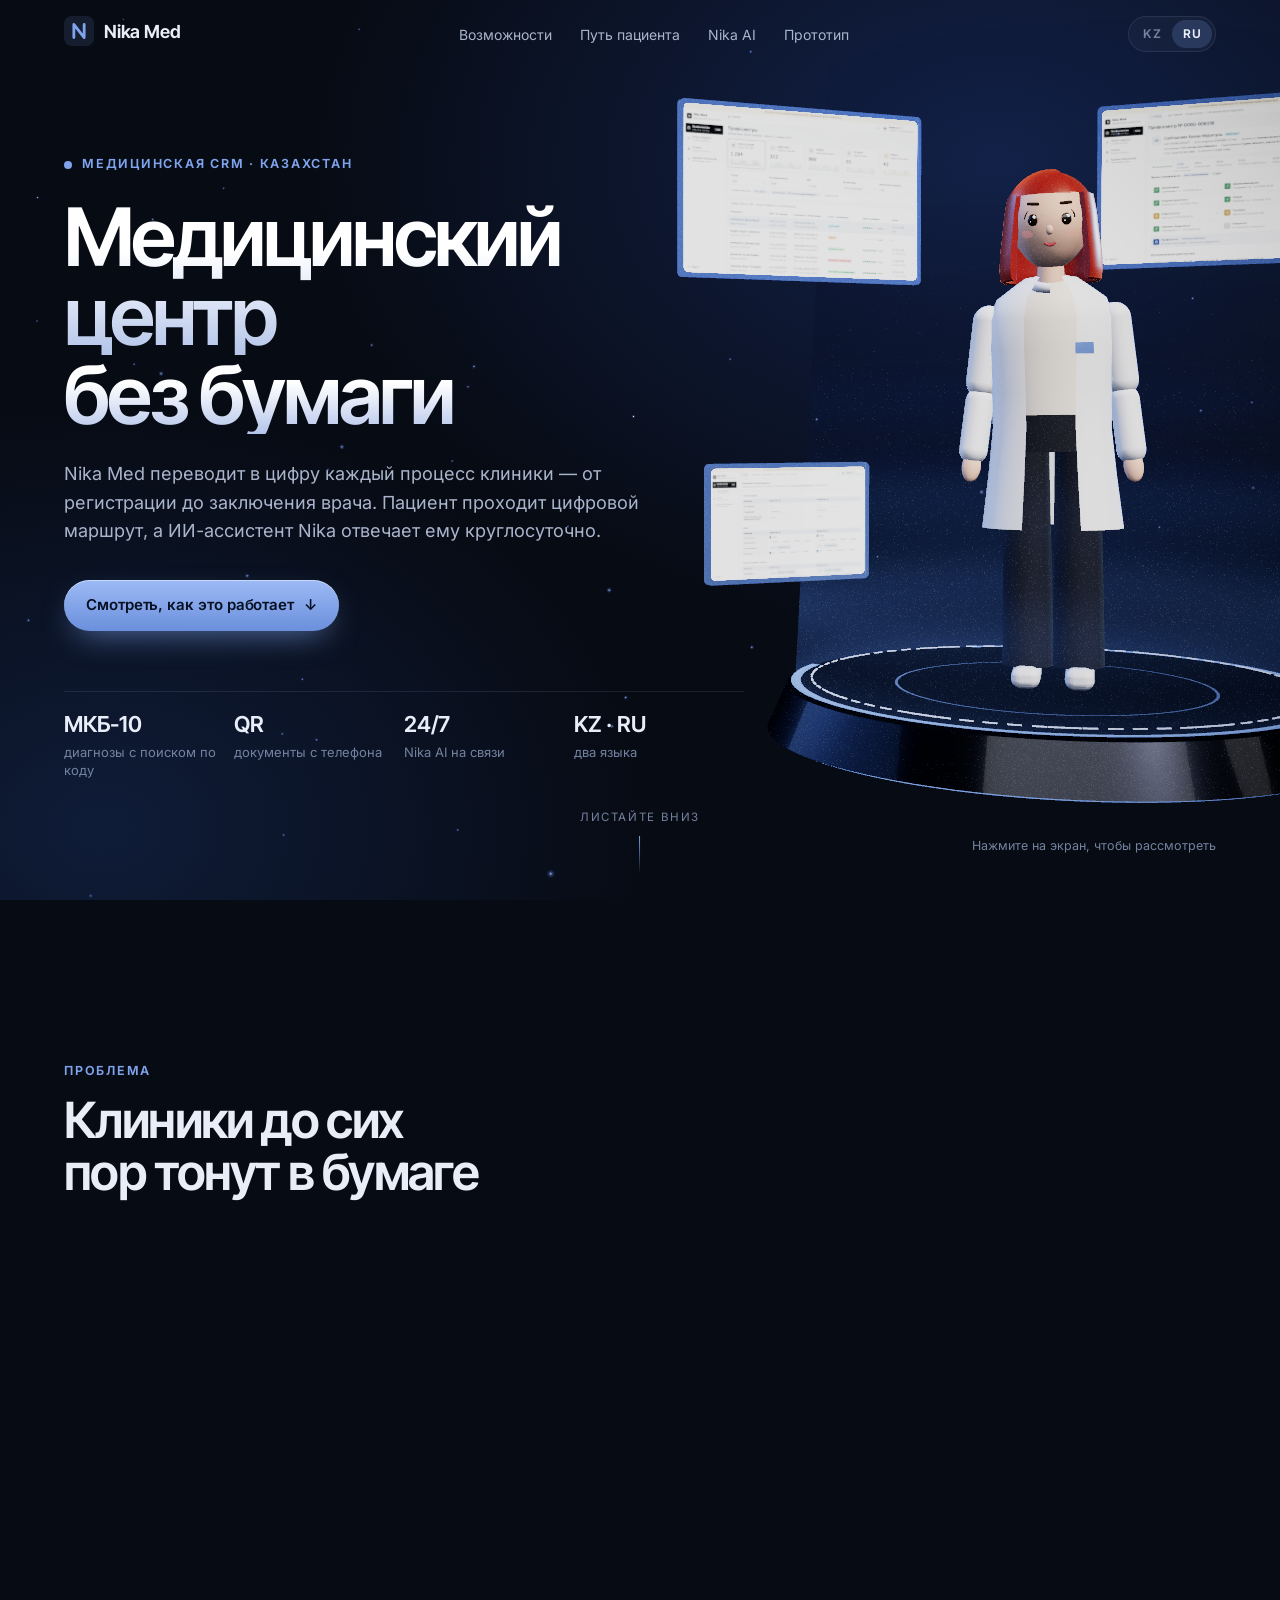
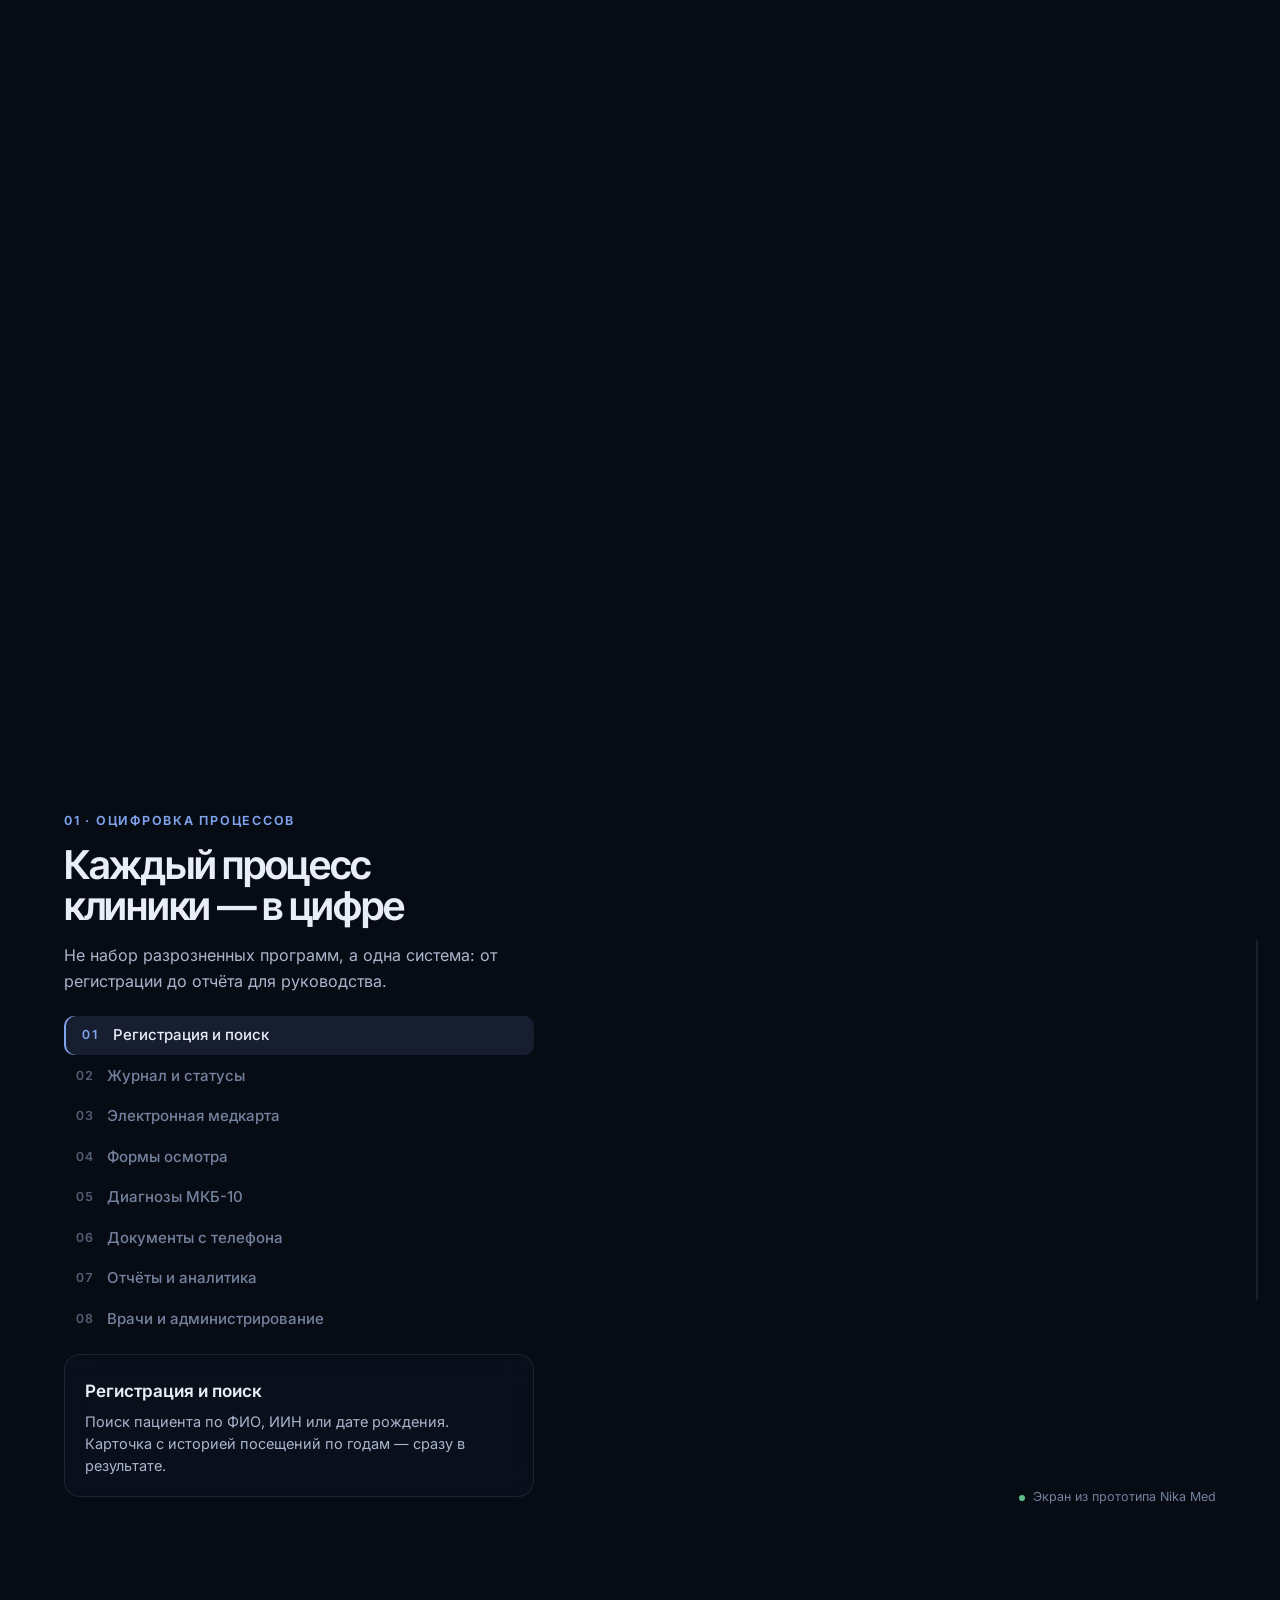
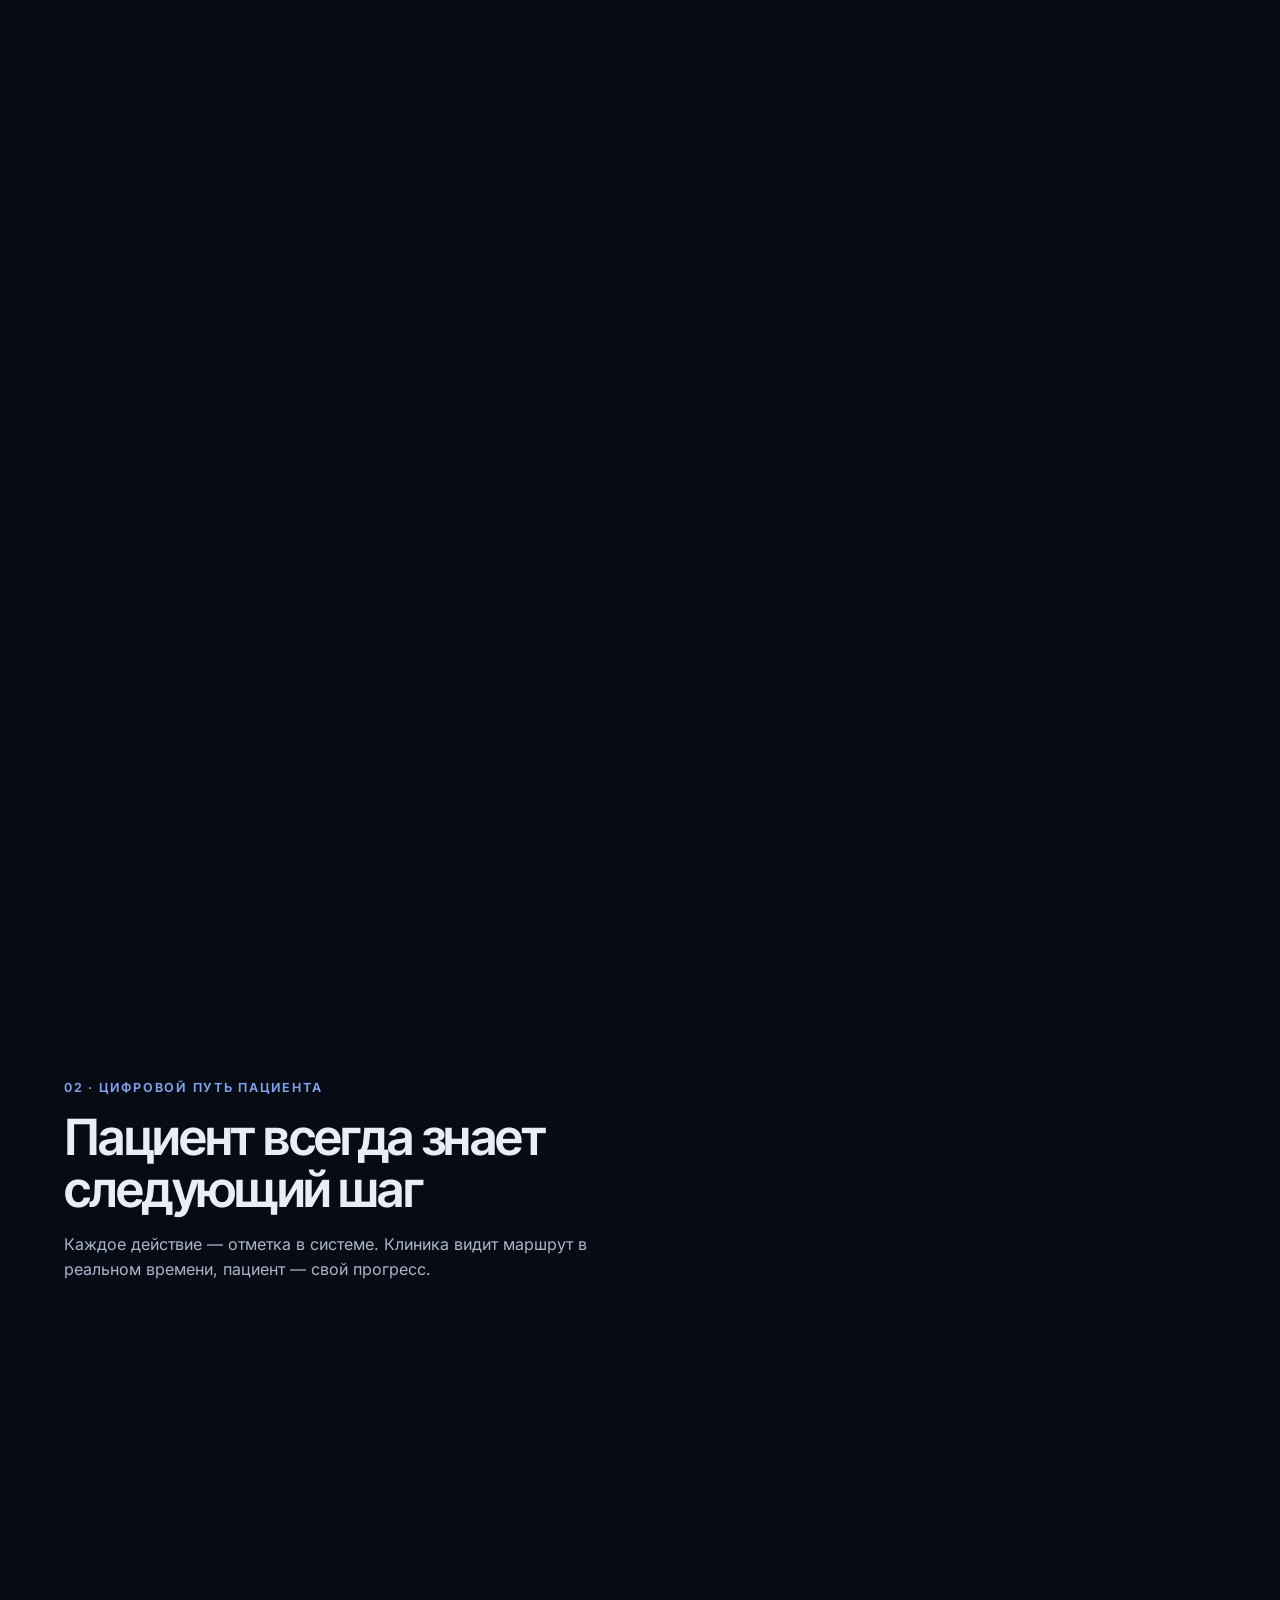
<file: index.html>
<!doctype html>
<html lang="ru">
<head>
  <meta charset="utf-8" />
  <meta name="viewport" content="width=device-width, initial-scale=1, viewport-fit=cover" />
  <meta name="theme-color" content="#070b14" />
  <title>Nika Med — медицинская CRM</title>
  <meta name="description" content="Nika Med — медицинская CRM: оцифровка всех процессов клиники, цифровой путь пациента и ИИ-ассистент Nika 24/7." />
  <meta property="og:title" content="Nika Med — медицинский центр без бумаги" />
  <meta property="og:description" content="Оцифровка процессов клиники, цифровой путь пациента и ИИ-ассистент Nika 24/7." />
  <meta property="og:image" content="./og.jpg" />
  <meta property="og:type" content="website" />
  <link rel="icon" href="./favicon.svg" type="image/svg+xml" />
  <script type="module" crossorigin src="./assets/index-DSYaQGDx.js"></script>
  <link rel="stylesheet" crossorigin href="./assets/index-CsHFr7As.css">
</head>
<body>
  <div id="root"></div>
  <noscript>Nika Med — медицинская CRM. Для просмотра сайта включите JavaScript.</noscript>
</body>
</html>
</file>
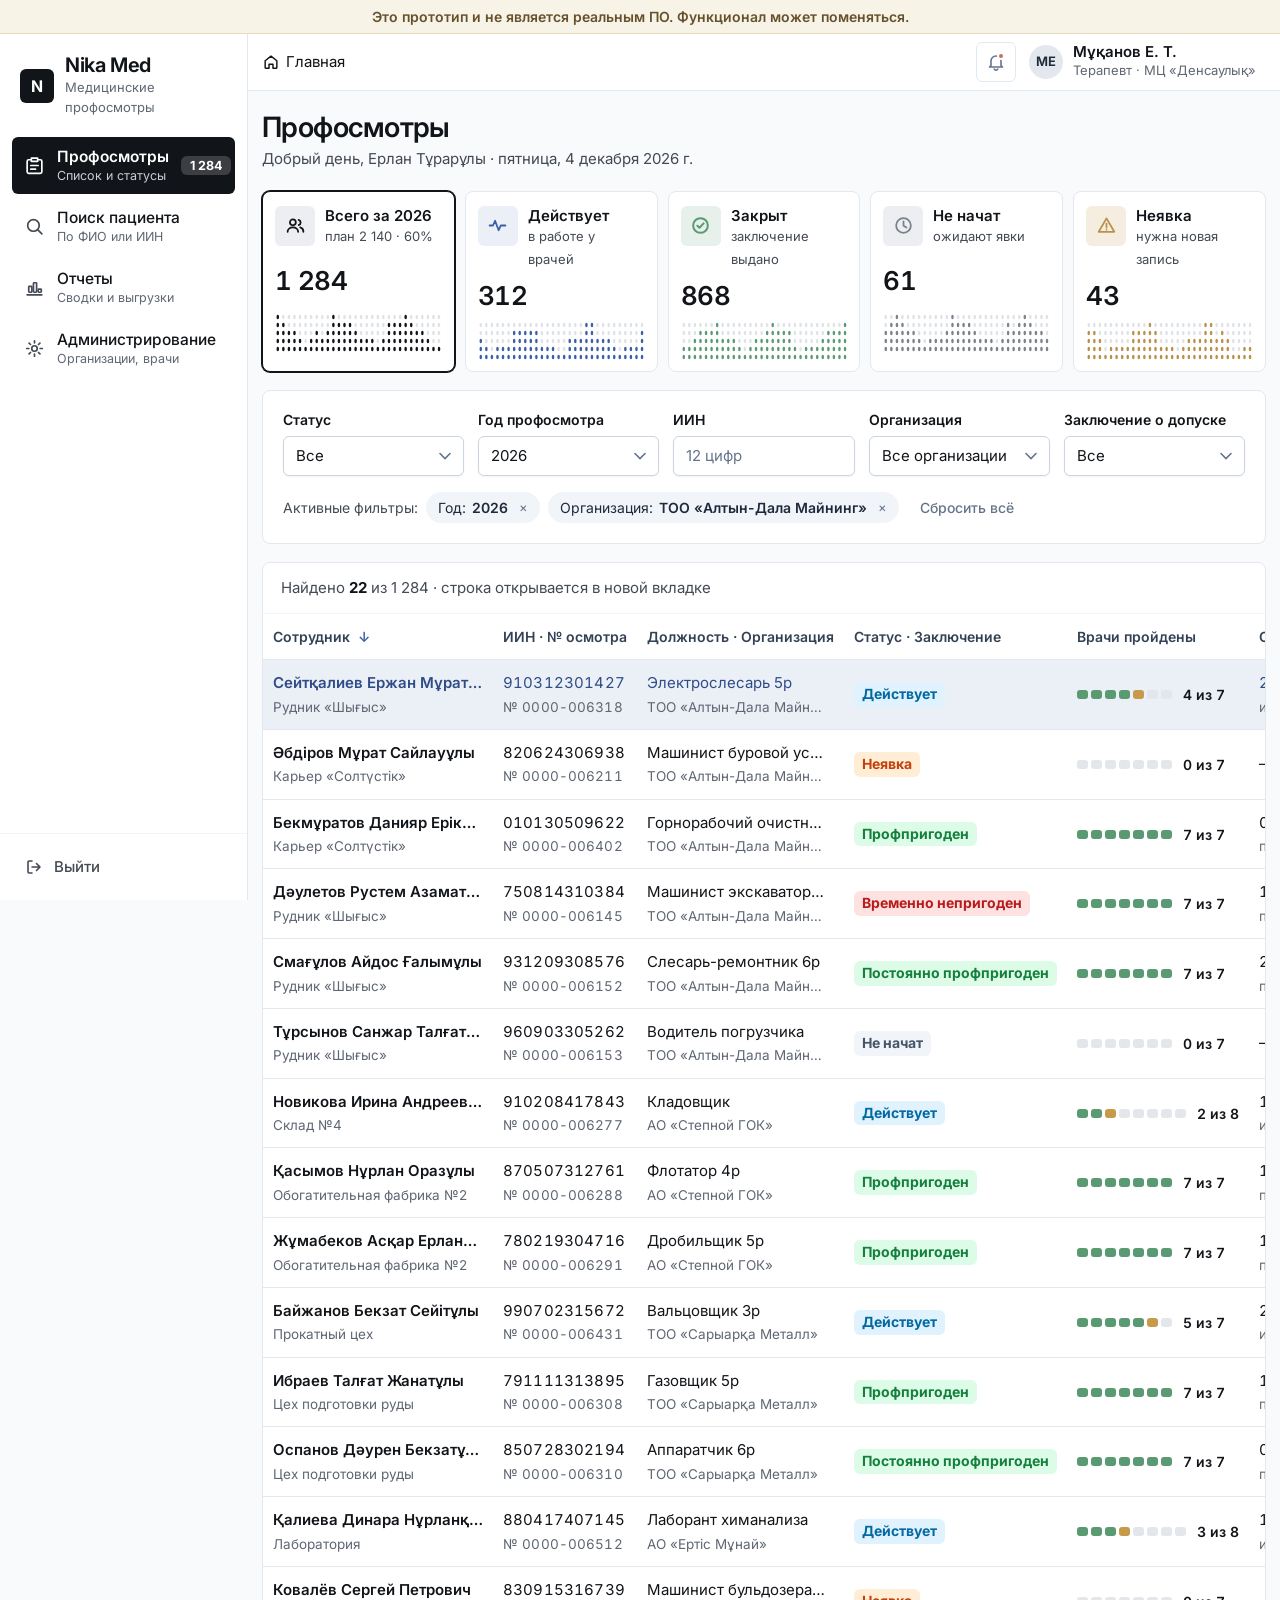
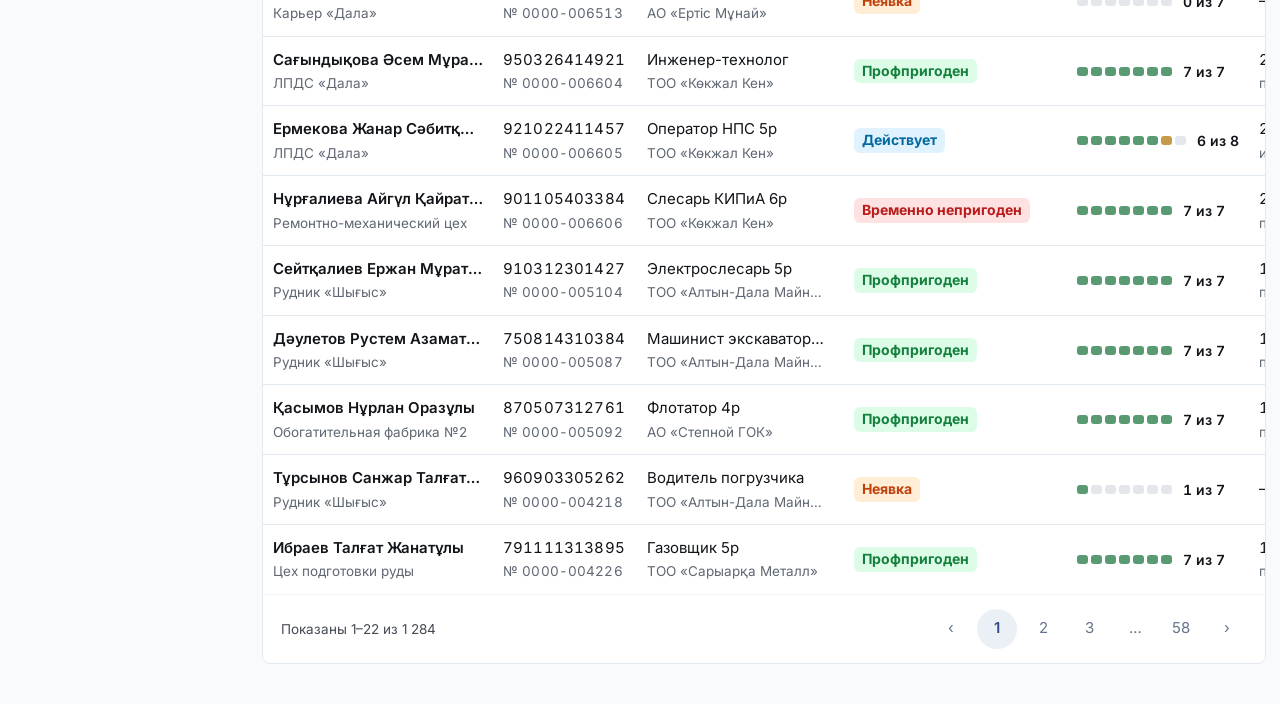
<file: demo/index.html>
<!doctype html>
<html lang="ru">
<head>
<meta charset="utf-8">
<meta name="viewport" content="width=device-width,initial-scale=1">
<title>Nika Med — Медицинские профосмотры</title>
<link rel="preconnect" href="https://fonts.googleapis.com">
<link rel="preconnect" href="https://fonts.gstatic.com" crossorigin>
<link rel="stylesheet" href="https://fonts.googleapis.com/css2?family=Inter:wght@400;500;600;700&display=swap">
<link rel="stylesheet" href="styles.css">
</head>
<body>
<script>
// Прототип доступен только с ПК: телефоны получают заглушку.
(function () {
  var isPhone = /Android.+Mobile|iPhone|iPod|Windows Phone|Mobile/i.test(navigator.userAgent)
    || window.matchMedia('(max-width: 767px)').matches;
  if (isPhone) {
    document.body.innerHTML = '<div class="desktop-only">Прототип можно посмотреть только с ПК</div>';
    return;
  }
  ['data.js', 'app.js'].forEach(function (src) {
    var s = document.createElement('script');
    s.src = src;
    s.async = false;
    document.body.appendChild(s);
  });
})();
</script>
</body>
</html>
</file>
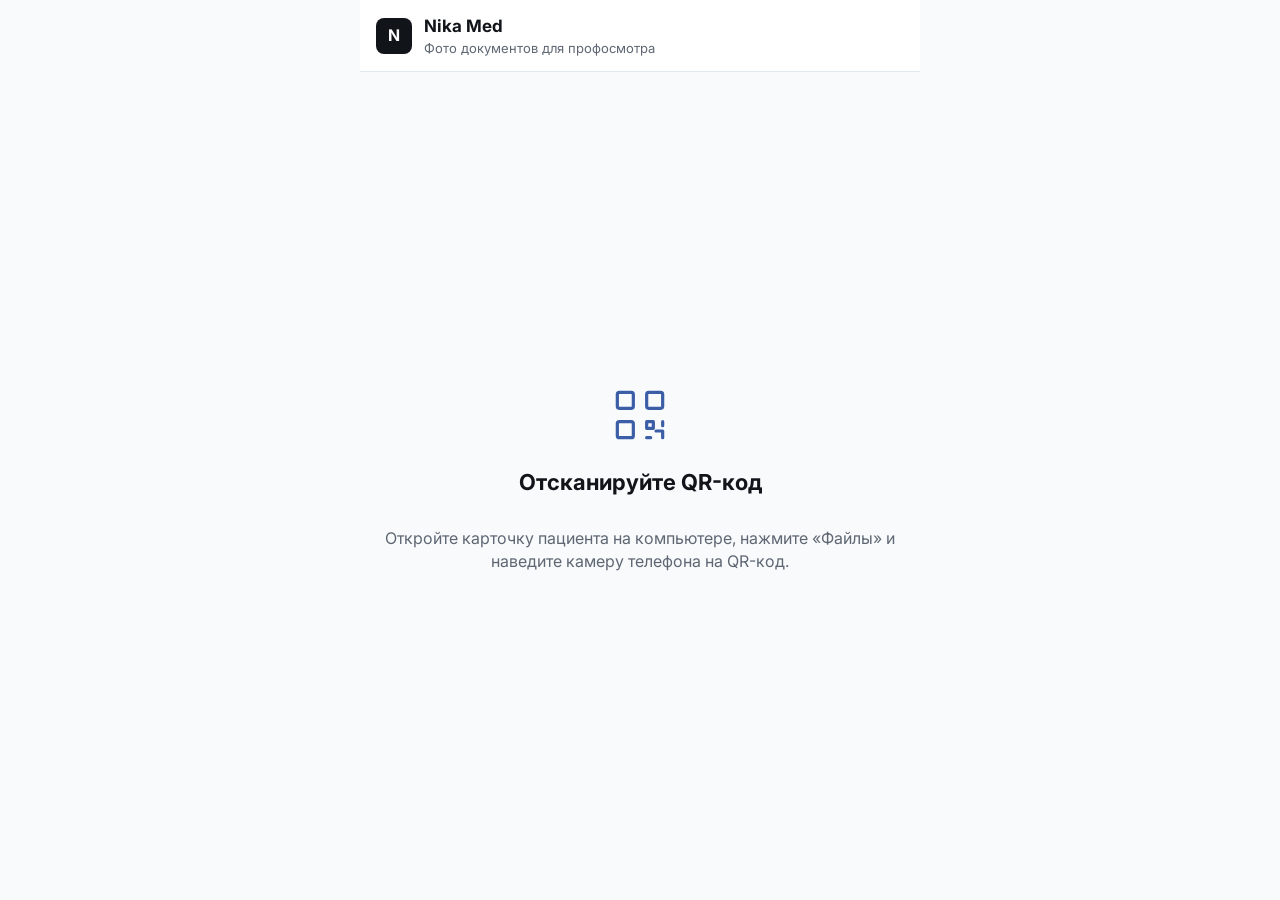
<file: demo/m/index.html>
<!doctype html>
<html lang="ru">
<head>
<meta charset="utf-8">
<meta name="viewport" content="width=device-width,initial-scale=1,viewport-fit=cover">
<meta name="theme-color" content="#ffffff">
<title>Nika Med — Фото документов</title>
<link rel="preconnect" href="https://fonts.googleapis.com">
<link rel="preconnect" href="https://fonts.gstatic.com" crossorigin>
<link rel="stylesheet" href="https://fonts.googleapis.com/css2?family=Inter:wght@400;500;600;700&display=swap">
<link rel="stylesheet" href="m.css">
</head>
<body>
<div id="app"></div>
<script src="../data.js"></script>
<script src="m.js"></script>
</body>
</html>
</file>
<file: assets/index-CsHFr7As.css>
@font-face{font-family:Inter Variable;font-style:normal;font-display:swap;font-weight:100 900;src:url(./inter-cyrillic-ext-wght-normal-BOeWTOD4.woff2)format("woff2-variations");unicode-range:U+460-52F,U+1C80-1C8A,U+20B4,U+2DE0-2DFF,U+A640-A69F,U+FE2E-FE2F}@font-face{font-family:Inter Variable;font-style:normal;font-display:swap;font-weight:100 900;src:url(./inter-cyrillic-wght-normal-DqGufNeO.woff2)format("woff2-variations");unicode-range:U+301,U+400-45F,U+490-491,U+4B0-4B1,U+2116}@font-face{font-family:Inter Variable;font-style:normal;font-display:swap;font-weight:100 900;src:url(./inter-greek-ext-wght-normal-DlzME5K_.woff2)format("woff2-variations");unicode-range:U+1F??}@font-face{font-family:Inter Variable;font-style:normal;font-display:swap;font-weight:100 900;src:url(./inter-greek-wght-normal-CkhJZR-_.woff2)format("woff2-variations");unicode-range:U+370-377,U+37A-37F,U+384-38A,U+38C,U+38E-3A1,U+3A3-3FF}@font-face{font-family:Inter Variable;font-style:normal;font-display:swap;font-weight:100 900;src:url(./inter-vietnamese-wght-normal-CBcvBZtf.woff2)format("woff2-variations");unicode-range:U+102-103,U+110-111,U+128-129,U+168-169,U+1A0-1A1,U+1AF-1B0,U+300-301,U+303-304,U+308-309,U+323,U+329,U+1EA0-1EF9,U+20AB}@font-face{font-family:Inter Variable;font-style:normal;font-display:swap;font-weight:100 900;src:url(./inter-latin-ext-wght-normal-DO1Apj_S.woff2)format("woff2-variations");unicode-range:U+100-2BA,U+2BD-2C5,U+2C7-2CC,U+2CE-2D7,U+2DD-2FF,U+304,U+308,U+329,U+1D00-1DBF,U+1E00-1E9F,U+1EF2-1EFF,U+2020,U+20A0-20AB,U+20AD-20C0,U+2113,U+2C60-2C7F,U+A720-A7FF}@font-face{font-family:Inter Variable;font-style:normal;font-display:swap;font-weight:100 900;src:url(./inter-latin-wght-normal-Dx4kXJAl.woff2)format("woff2-variations");unicode-range:U+??,U+131,U+152-153,U+2BB-2BC,U+2C6,U+2DA,U+2DC,U+304,U+308,U+329,U+2000-206F,U+20AC,U+2122,U+2191,U+2193,U+2212,U+2215,U+FEFF,U+FFFD}@font-face{font-family:Inter Tight Variable;font-style:normal;font-display:swap;font-weight:100 900;src:url(./inter-tight-cyrillic-ext-wght-normal-okcGN4Nq.woff2)format("woff2-variations");unicode-range:U+460-52F,U+1C80-1C8A,U+20B4,U+2DE0-2DFF,U+A640-A69F,U+FE2E-FE2F}@font-face{font-family:Inter Tight Variable;font-style:normal;font-display:swap;font-weight:100 900;src:url(./inter-tight-cyrillic-wght-normal-BS41q_Tv.woff2)format("woff2-variations");unicode-range:U+301,U+400-45F,U+490-491,U+4B0-4B1,U+2116}@font-face{font-family:Inter Tight Variable;font-style:normal;font-display:swap;font-weight:100 900;src:url(./inter-tight-greek-ext-wght-normal-DQgQPNk4.woff2)format("woff2-variations");unicode-range:U+1F??}@font-face{font-family:Inter Tight Variable;font-style:normal;font-display:swap;font-weight:100 900;src:url(./inter-tight-greek-wght-normal-sS1B39LI.woff2)format("woff2-variations");unicode-range:U+370-377,U+37A-37F,U+384-38A,U+38C,U+38E-3A1,U+3A3-3FF}@font-face{font-family:Inter Tight Variable;font-style:normal;font-display:swap;font-weight:100 900;src:url(./inter-tight-vietnamese-wght-normal-TKKdAiBA.woff2)format("woff2-variations");unicode-range:U+102-103,U+110-111,U+128-129,U+168-169,U+1A0-1A1,U+1AF-1B0,U+300-301,U+303-304,U+308-309,U+323,U+329,U+1EA0-1EF9,U+20AB}@font-face{font-family:Inter Tight Variable;font-style:normal;font-display:swap;font-weight:100 900;src:url(./inter-tight-latin-ext-wght-normal-B4u9PlvR.woff2)format("woff2-variations");unicode-range:U+100-2BA,U+2BD-2C5,U+2C7-2CC,U+2CE-2D7,U+2DD-2FF,U+304,U+308,U+329,U+1D00-1DBF,U+1E00-1E9F,U+1EF2-1EFF,U+2020,U+20A0-20AB,U+20AD-20C0,U+2113,U+2C60-2C7F,U+A720-A7FF}@font-face{font-family:Inter Tight Variable;font-style:normal;font-display:swap;font-weight:100 900;src:url(./inter-tight-latin-wght-normal-DX-nOvPD.woff2)format("woff2-variations");unicode-range:U+??,U+131,U+152-153,U+2BB-2BC,U+2C6,U+2DA,U+2DC,U+304,U+308,U+329,U+2000-206F,U+20AC,U+2122,U+2191,U+2193,U+2212,U+2215,U+FEFF,U+FFFD}:root{--bg:#070b14;--ink:#e8edf7;--ink-2:#aab5cc;--ink-3:#74829f;--line:#a0b4e621;--line-2:#a0b4e63d;--glass:#0c12219e;--glass-2:#0f1628c7;--accent:#7fa3ec;--accent-2:#3b5ea6;--ok:#5fbf8a;--gut:clamp(16px, 5vw, 72px);--display:"Inter Tight Variable", "Inter Variable", system-ui, sans-serif;--body:"Inter Variable", system-ui, -apple-system, sans-serif;--ease:cubic-bezier(.2, .8, .2, 1);--night:0;--lightningcss-light: ;--lightningcss-dark:initial;color-scheme:dark}*,:before,:after{box-sizing:border-box}html{-webkit-text-size-adjust:100%}html.lenis,html.lenis body{height:auto}.lenis.lenis-smooth{scroll-behavior:auto!important}.lenis.lenis-stopped{overflow:hidden}body{font-family:var(--body);color:var(--ink);background:radial-gradient(1100px 760px at 78% 18%, #13224a 0%, transparent 62%), radial-gradient(900px 700px at 8% 92%, #0f1c38 0%, transparent 60%), var(--bg);-webkit-font-smoothing:antialiased;background-attachment:fixed;margin:0;font-size:16px;line-height:1.5;overflow-x:hidden}::selection{background:#7fa3ec59}a{color:inherit;text-decoration:none}button{font:inherit;color:inherit}img{max-width:100%}h1,h2,h3,p{margin:0}:focus-visible{outline:2px solid var(--accent);outline-offset:3px;border-radius:6px}.stage{z-index:0;pointer-events:none;inset:0;width:100vw!important;height:100lvh!important;position:fixed!important}.night-veil{z-index:1;pointer-events:none;opacity:var(--night);background:radial-gradient(120% 90% at 50% 0,#02040e59,#010208b8);position:fixed;inset:0}main,.foot{z-index:2;position:relative}.wrap{width:100%;max-width:1360px;padding:0 var(--gut);margin:0 auto}.top{z-index:30;padding:16px var(--gut);border-bottom:1px solid #0000;justify-content:space-between;align-items:center;gap:24px;transition:background .35s,border-color .35s,-webkit-backdrop-filter .35s,backdrop-filter .35s;display:flex;position:fixed;inset:0 0 auto}.top.solid{-webkit-backdrop-filter:blur(16px)saturate(1.4);backdrop-filter:blur(16px)saturate(1.4);border-color:var(--line);background:#070b149e}.logo{color:var(--accent);align-items:center;gap:10px;display:inline-flex}.logo svg{width:30px;height:30px}.logo b{font-family:var(--display);letter-spacing:-.01em;color:var(--ink);font-size:18px;font-weight:650}.nav{color:var(--ink-2);gap:28px;font-size:14px;display:flex}.nav a{transition:color .2s}.nav a:hover{color:var(--ink)}.top-r{align-items:center;gap:12px;display:flex}.seg{border:1px solid var(--line);background:#ffffff08;border-radius:999px;padding:3px;display:inline-flex}.seg button{cursor:pointer;letter-spacing:.04em;color:var(--ink-3);background:0 0;border:0;border-radius:999px;padding:5px 11px;font-size:12px;font-weight:650;transition:background .2s,color .2s}.seg button.on{color:var(--ink);background:#7fa3ec33}.btn{cursor:pointer;letter-spacing:-.005em;color:#071022;transition:transform .25s var(--ease), box-shadow .25s;background:linear-gradient(#9cbaf5,#6b8fdc);border:0;border-radius:999px;align-items:center;gap:10px;padding:14px 22px;font-size:15px;font-weight:600;display:inline-flex;box-shadow:0 12px 32px -12px #7fa3ecbf,inset 0 1px #ffffff73}.btn:hover{transform:translateY(-2px);box-shadow:0 18px 40px -12px #7fa3ece6,inset 0 1px #ffffff73}.btn.ghost{color:var(--ink);box-shadow:inset 0 0 0 1px var(--line-2);-webkit-backdrop-filter:blur(8px);backdrop-filter:blur(8px);background:#ffffff0a}.btn.ghost:hover{background:#ffffff14}.btn-sm{padding:9px 16px;font-size:13px}.eyebrow{text-transform:uppercase;letter-spacing:.14em;color:var(--accent);align-items:center;gap:10px;font-size:12.5px;font-weight:650;display:inline-flex}.pulse{background:currentColor;border-radius:50%;flex:none;width:8px;height:8px;animation:2.4s infinite pulse;box-shadow:0 0}@keyframes pulse{0%{box-shadow:0 0 #7fa3ec99}70%,to{box-shadow:0 0 0 10px #7fa3ec00}}.h1{font-family:var(--display);letter-spacing:-.038em;margin:22px 0 26px;font-size:clamp(44px,6.3vw,96px);font-weight:620;line-height:.98}.h1.sm{margin-top:0;font-size:clamp(38px,5vw,74px)}.h1 .line{margin-bottom:-.08em;padding-bottom:.08em;display:block;overflow:hidden}.h1 .line>span{background:linear-gradient(#fff 35%,#b4c5ea);color:#0000;animation:rise 1.2s var(--ease) both;animation-delay:calc(.2s + var(--d) * .12s);-webkit-background-clip:text;background-clip:text;display:inline-block}.h2{font-family:var(--display);letter-spacing:-.032em;text-wrap:balance;margin:14px 0 16px;font-size:clamp(30px,3.9vw,58px);font-weight:620;line-height:1.04}.h3{font-family:var(--display);letter-spacing:-.02em;font-size:26px;font-weight:620}.lead{color:var(--ink-2);text-wrap:pretty;max-width:560px;font-size:18px;line-height:1.6}.lead.sm{font-size:16px}.muted{color:var(--ink-3)}.center{text-align:center}.num{font-family:var(--display);font-variant-numeric:tabular-nums;letter-spacing:.04em;color:var(--accent);font-size:12.5px;font-weight:600}.reveal{animation:fadeUp 1s var(--ease) both;animation-delay:calc(.35s + var(--d) * .1s)}html:not(.loaded) .reveal,html:not(.loaded) .h1 .line>span{animation-play-state:paused}@keyframes rise{0%{transform:translateY(105%)}to{transform:none}}@keyframes fadeUp{0%{opacity:0;transform:translateY(24px)}to{opacity:1;transform:none}}@keyframes cardIn{0%{opacity:0;filter:blur(6px);transform:translateY(16px)scale(.98)}to{opacity:1;filter:none;transform:none}}.pin{position:relative}.sticky{align-items:center;height:100svh;display:flex;position:sticky;top:0;overflow:hidden}.hero{align-items:center;min-height:100svh;padding:110px 0 80px;display:flex;position:relative}.hero-in>*{max-width:640px}.ctas{flex-wrap:wrap;gap:12px;margin-top:34px;display:flex}.facts{border-top:1px solid var(--line);grid-template-columns:repeat(4,1fr);margin:60px 0 0;padding:0;list-style:none;display:grid;max-width:680px!important}.facts li{padding:16px 16px 0 0}.facts b{font-family:var(--display);letter-spacing:-.01em;font-size:22px;font-weight:620;display:block}.facts span{color:var(--ink-3);margin-top:2px;font-size:13px;line-height:1.4;display:block}.panel-hint{right:var(--gut);color:var(--ink-3);font-size:12.5px;position:absolute;bottom:44px}.scroll-hint{letter-spacing:.14em;text-transform:uppercase;color:var(--ink-3);justify-items:center;gap:10px;font-size:11.5px;display:grid;position:absolute;bottom:26px;left:50%;transform:translate(-50%)}.scroll-hint i{background:linear-gradient(var(--accent), transparent);width:1px;height:38px;animation:drip 2.2s var(--ease) infinite;transform-origin:top}@keyframes drip{0%{opacity:1;transform:scaleY(0)}60%{opacity:1;transform:scaleY(1)}to{opacity:0;transform:scaleY(1)}}.problem>*{max-width:560px}.pains{gap:12px;margin:26px 0 0;padding:0;list-style:none;display:grid}.pains li{--s:calc(.04 + var(--k) * .13);--o:clamp(0, (var(--p) - var(--s)) * 7, 1);opacity:var(--o);transform:translateX(calc((1 - var(--o)) * -40px));border:1px solid var(--line);background:var(--glass);-webkit-backdrop-filter:blur(12px);backdrop-filter:blur(12px);border-radius:16px;grid-template-columns:34px 1fr;gap:12px;padding:18px 20px;display:grid}.pain-n{font-family:var(--display);color:#e0a070;padding-top:2px;font-size:13px;font-weight:600}.pains h3{margin-bottom:4px;font-size:16px;font-weight:620}.pains p{color:var(--ink-2);font-size:14.5px;line-height:1.55}.problem-final{--o:clamp(0, (var(--p) - .78) * 8, 1);opacity:var(--o);transform:translateY(calc((1 - var(--o)) * 16px));font-family:var(--display);letter-spacing:-.02em;background:linear-gradient(90deg, #fff, var(--accent));color:#0000;-webkit-background-clip:text;background-clip:text;margin-top:26px;font-size:24px;font-weight:620}.dz .h2,.as .h2{font-size:clamp(28px,3.1vw,46px)}.dz{grid-template-columns:minmax(0,470px) 1fr;align-items:center;height:100%;padding-top:64px;display:grid;position:relative}.steps{gap:2px;margin:22px 0 16px;padding:0;list-style:none;display:grid}.steps button{cursor:pointer;text-align:left;width:100%;color:var(--ink-3);transition:background .3s, color .3s, padding .3s var(--ease);background:0 0;border:0;border-radius:10px;align-items:center;gap:14px;padding:8px 12px;font-size:15px;font-weight:500;display:flex}.steps button .num{color:inherit;opacity:.7}.steps button:hover,.steps li.done button{color:var(--ink-2)}.steps li.on button{color:var(--ink);box-shadow:inset 2px 0 0 var(--accent);background:#7fa3ec21;padding-left:18px}.steps li.on .num{color:var(--accent);opacity:1}.step-card{border:1px solid var(--line);background:var(--glass);-webkit-backdrop-filter:blur(12px);backdrop-filter:blur(12px);animation:cardIn .55s var(--ease) both;border-radius:16px;padding:18px 20px}.step-card h3{margin:6px 0;font-size:17px;font-weight:620}.step-card p{color:var(--ink-2);font-size:14.5px;line-height:1.55}.step-card .num,.dz-l>.step-card .num{display:none}.screen-label{right:var(--gut);color:var(--ink-3);align-items:center;gap:8px;font-size:12.5px;display:inline-flex;position:absolute;bottom:7vh}.screen-label .pulse{color:var(--ok);width:6px;height:6px}.rail{background:var(--line);border-radius:2px;width:2px;height:40vh;position:absolute;top:30vh;right:22px}.rail i{background:var(--accent);transform-origin:top;height:100%;transform:scaleY(var(--p));box-shadow:0 0 12px var(--accent);border-radius:2px;display:block}.jr{height:100%;position:relative}.jr-head{top:16vh;left:var(--gut);max-width:560px;opacity:calc(1 - clamp(0, (var(--p) - .02) * 14, 1));position:absolute}.station{left:var(--gut);width:min(440px, calc(100% - 2 * var(--gut)));border:1px solid var(--line-2);background:var(--glass-2);-webkit-backdrop-filter:blur(18px)saturate(1.3);backdrop-filter:blur(18px)saturate(1.3);animation:cardIn .6s var(--ease) both;border-radius:20px;padding:24px 24px 22px;position:absolute;bottom:17vh;box-shadow:0 30px 80px -30px #000000b3}.station h3{font-family:var(--display);letter-spacing:-.02em;margin:8px 0;font-size:28px;font-weight:620}.station p{color:var(--ink-2);margin-bottom:16px;font-size:15px;line-height:1.55}.badge{border-radius:999px;align-items:center;gap:8px;padding:6px 12px;font-size:13px;font-weight:600;display:inline-flex}.badge i{background:currentColor;border-radius:50%;width:7px;height:7px}.badge.info{color:#b3c8ff;background:#7fa3ec26}.badge.ok{color:#92e2b5;background:#5fbf8a26}.jr-rail{left:var(--gut);right:var(--gut);opacity:calc(clamp(0, var(--vis) * 3 - 2, 1));grid-template-columns:repeat(6,1fr);gap:8px;margin:0;padding:0;list-style:none;display:grid;position:absolute;bottom:6vh}.jr-rail li{gap:8px;display:grid}.jr-rail i{background:#ffffff1f;border-radius:4px;height:4px;transition:background .4s,box-shadow .4s}.jr-rail li.done i{background:var(--ok)}.jr-rail li.on i{background:var(--accent);box-shadow:0 0 14px var(--accent)}.jr-rail span{color:var(--ink-3);font-size:12.5px;transition:color .3s}.jr-rail li.on span,.jr-rail li.done span{color:var(--ink-2)}.as{justify-content:flex-end;align-items:center;height:100%;display:flex}.as-r{width:min(490px,100%)}.chat{border:1px solid var(--line-2);-webkit-backdrop-filter:blur(18px)saturate(1.3);backdrop-filter:blur(18px)saturate(1.3);background:#0e1526bd;border-radius:22px;margin-top:20px;transition:background .8s;overflow:hidden;box-shadow:0 30px 90px -30px #000000b3}.chat.dark{background:#060913d6}.chat-h{border-bottom:1px solid var(--line);align-items:center;gap:12px;padding:14px 16px;display:flex}.ava{width:38px;height:38px;font-family:var(--display);color:#071022;background:radial-gradient(circle at 30% 30%, #cfdcff, var(--accent) 60%, var(--accent-2));border-radius:50%;place-items:center;font-weight:700;display:grid;box-shadow:0 0 18px #7fa3ec80}.who b{font-size:14.5px;display:block}.who small{color:#92e2b5;align-items:center;gap:6px;font-size:12px;display:inline-flex}.dot{background:var(--ok);width:6px;height:6px;box-shadow:0 0 8px var(--ok);border-radius:50%}.clock{text-align:right;margin-left:auto}.clock small{letter-spacing:.1em;text-transform:uppercase;color:var(--ink-3);font-size:10.5px;display:block}.clock b{font-family:var(--display);font-variant-numeric:tabular-nums;font-size:21px;font-weight:600}.msgs{flex-direction:column;justify-content:flex-end;gap:10px;height:300px;padding:16px;display:flex;overflow:hidden;-webkit-mask-image:linear-gradient(#0000,#000 22%);mask-image:linear-gradient(#0000,#000 22%)}.msg{max-width:84%;animation:cardIn .45s var(--ease) both;border-radius:16px;flex:none;padding:10px 14px;font-size:14px;line-height:1.45}.msg time{opacity:.6;text-align:right;margin-top:4px;font-size:10.5px;display:block}.msg.user{color:#fff;background:linear-gradient(#6a8fde,#4a6fc2);border-bottom-right-radius:6px;align-self:flex-end}.msg.nika{border:1px solid var(--line);background:#ffffff12;border-bottom-left-radius:6px;align-self:flex-start}.msg.typing{gap:5px;padding:14px 16px;display:flex}.msg.typing i{background:var(--ink-2);border-radius:50%;width:6px;height:6px;animation:1.2s infinite bounce}.msg.typing i:nth-child(2){animation-delay:.15s}.msg.typing i:nth-child(3){animation-delay:.3s}@keyframes bounce{0%,60%,to{opacity:.5;transform:none}30%{opacity:1;transform:translateY(-4px)}}.chips{flex-wrap:wrap;gap:8px;margin:14px 0 0;padding:0;list-style:none;display:flex}.chips li{border:1px solid var(--line);background:var(--glass);color:var(--ink-2);border-radius:999px;padding:7px 12px;font-size:12.5px}.demo{padding:22vh 0 12vh}.sec-head{max-width:680px;margin-bottom:44px}.browser{--o:clamp(0, (var(--vis) - .15) * 2.2, 1);border:1px solid var(--line-2);transform:perspective(1800px) rotateX(calc((1 - var(--o)) * 16deg)) scale(calc(.9 + var(--o) * .1));transform-origin:50% 0;background:#0c1222;border-radius:18px;overflow:hidden;box-shadow:0 50px 140px -40px #000000d9,0 0 80px -30px #7fa3ec59}.bar{border-bottom:1px solid var(--line);align-items:center;gap:14px;padding:10px 14px;display:flex}.dots{gap:7px;display:flex}.dots i{background:#2a3350;border-radius:50%;width:11px;height:11px}.url{text-align:center;color:var(--ink-3);background:#ffffff0a;border-radius:8px;flex:1;padding:5px 10px;font-size:12.5px}.bar a{color:var(--accent);white-space:nowrap;font-size:12.5px;font-weight:600}.viewport{aspect-ratio:1440/900;background:#f8fafc;position:relative;overflow:hidden}.viewport iframe{width:1440px;height:900px;transform:scale(var(--s,1));transform-origin:0 0;border:0;position:absolute;top:0;left:0}.viewport img{object-fit:cover;object-position:top left;width:100%;height:100%;display:block}.demo .muted{margin-top:16px;font-size:14px}.why{padding:14vh 0 6vh}.cards{grid-template-columns:repeat(4,1fr);gap:14px;display:grid}.card{border:1px solid var(--line);background:var(--glass);-webkit-backdrop-filter:blur(12px);backdrop-filter:blur(12px);transition:border-color .3s, transform .4s var(--ease);border-radius:20px;padding:26px 24px 28px;position:relative;overflow:hidden}.card:before{content:"";background:radial-gradient(380px circle at var(--mx,50%) var(--my,0%), #7fa3ec2e, transparent 45%);opacity:0;pointer-events:none;transition:opacity .3s;position:absolute;inset:0}.card:hover{border-color:var(--line-2);transform:translateY(-4px)}.card:hover:before{opacity:1}.card h3{font-family:var(--display);letter-spacing:-.01em;margin:18px 0 10px;font-size:19px;font-weight:620}.card p{color:var(--ink-2);font-size:14.5px;line-height:1.55}.why .h3{margin:84px 0 28px}.roadmap{grid-template-columns:repeat(4,1fr);gap:20px;margin:0;padding:0;list-style:none;display:grid;position:relative}.roadmap:before{content:"";background:linear-gradient(90deg, var(--accent), var(--line) 30%);height:2px;position:absolute;top:7px;left:0;right:0}.roadmap li{padding-right:16px;position:relative}.roadmap i{border:2px solid var(--accent);background:var(--bg);border-radius:50%;width:16px;height:16px;display:block;position:relative}.roadmap li.now i{background:var(--accent);box-shadow:0 0 0 6px #7fa3ec2e, 0 0 20px var(--accent)}.roadmap small{letter-spacing:.12em;text-transform:uppercase;color:var(--accent);margin-top:18px;font-size:12px;font-weight:650;display:block}.roadmap b{font-family:var(--display);margin:4px 0 6px;font-size:18px;font-weight:620;display:block}.roadmap p{color:var(--ink-2);font-size:14px;line-height:1.55}@supports (animation-timeline:view()){.in-view{animation:linear both fadeUp;animation-timeline:view();animation-range:entry 5% cover 30%}}.cta{align-items:center;min-height:100svh;padding:120px 0;display:flex}.cta-in>*{max-width:640px}.cta .lead{margin-top:4px}.foot{padding:30px var(--gut) 36px;border-top:1px solid var(--line);color:var(--ink-2);-webkit-backdrop-filter:blur(10px);backdrop-filter:blur(10px);background:#070b14b3;flex-wrap:wrap;align-items:center;gap:12px 24px;font-size:13px;display:flex}.foot .muted{margin-left:auto}.lightbox{z-index:60;-webkit-backdrop-filter:blur(10px);backdrop-filter:blur(10px);cursor:zoom-out;background:#04070edb;place-items:center;padding:5vw;display:grid;position:fixed;inset:0}.lightbox img{view-transition-name:screen;border-radius:14px;max-width:100%;max-height:100%;box-shadow:0 40px 120px -20px #000000e6}.lb-close{cursor:pointer;box-shadow:inset 0 0 0 1px var(--line-2);background:#ffffff14;border:0;border-radius:999px;padding:9px 16px;font-size:13px;position:absolute;top:20px;right:20px}::view-transition-old(root){animation-duration:.35s}::view-transition-new(root){animation-duration:.35s}.loader{z-index:100;background:var(--bg);transition:opacity .8s var(--ease), visibility .8s;place-items:center;display:grid;position:fixed;inset:0}.loader.out{opacity:0;visibility:hidden}.loader svg{width:64px;height:64px}.loader path{fill:none;stroke:var(--accent);stroke-width:5px;stroke-linecap:round;stroke-linejoin:round;stroke-dasharray:1;stroke-dashoffset:1px;animation:draw 1.4s var(--ease) infinite alternate;filter:drop-shadow(0 0 8px var(--accent))}@keyframes draw{to{stroke-dashoffset:0}}@media (height<=820px) and (width>=821px){.dz .lead{display:none}.steps button{padding-top:6px;padding-bottom:6px}.msgs{height:240px}.as .lead{display:none}}@media (width<=1100px){.nav{display:none}.cards{grid-template-columns:repeat(2,1fr)}}@media (width<=820px){.top{padding:12px 16px}.top-r .btn{display:none}.hero{align-items:flex-start;padding-top:96px}.h1{margin:16px 0;font-size:clamp(38px,11vw,56px)}.lead{font-size:16px}.facts{display:none}.hero .lead{font-size:15px}.ctas{margin-top:22px}.panel-hint,.scroll-hint{display:none}.hero-in{text-shadow:0 2px 20px #070b14cc}.sticky{align-items:stretch}.problem{padding-top:84px}.pains li{padding:14px 16px}.pains p{font-size:13.5px}.problem-final{font-size:20px}.dz{grid-template-columns:1fr;align-content:space-between;padding-top:84px;padding-bottom:4vh}.dz .lead,.steps,.screen-label,.rail{display:none}.dz-l{flex-direction:column;justify-content:space-between;height:100%;display:flex}.step-card .num{display:block}.jr-head{top:84px}.station{padding:18px;bottom:11vh}.station h3{font-size:22px}.station p{font-size:14px}.jr-rail{gap:4px;bottom:4vh}.jr-rail span{display:none}.as{align-items:flex-end;padding-bottom:3vh}.as .lead,.chips{display:none}.as .h2{margin-bottom:0;font-size:28px}.msgs{height:220px}.msg{font-size:13.5px}.demo{padding-top:14vh}.bar .url,.bar a{display:none}.cards{grid-template-columns:1fr}.roadmap{grid-template-columns:1fr;gap:26px;padding-left:30px}.roadmap:before{background:linear-gradient(var(--accent), var(--line) 30%);width:2px;height:auto;inset:0 auto 0 7px}.roadmap i{position:absolute;top:2px;left:-30px}.roadmap small{margin-top:0}.cta{align-items:flex-start;padding-top:18vh}.foot .muted{margin-left:0}}@media (prefers-reduced-motion:reduce){*,:before,:after{transition-duration:.01ms!important;animation-duration:.01ms!important;animation-iteration-count:1!important}}
</file>
<file: demo/styles.css>
/* Nika Med — прототип веб-приложения профосмотров.
 * Светлый «медицинский дашборд»: белые карточки, тонкие границы, пастельные статусы.
 * Для врачей 40–60 лет: базовый текст 15px, вторичный текст не светлее #5f6773, крупные элементы. */
:root{
  --bg:#f8fafc; --surface:#fff; --surface-2:#f8fafc;
  --line:#e2e8f0; --line-soft:#f1f5f9;
  /* PrimeNG Aura: surface.100–500 */
  --p-s100:#f1f5f9; --p-s200:#e2e8f0; --p-s300:#cbd5e1; --p-s400:#94a3b8; --p-s500:#64748b;
  --p-tr:background-color .2s,color .2s,border-color .2s,box-shadow .2s,outline-color .2s;
  --text:#111418; --text-2:#434a54; --text-3:#5f6773;
  --primary:#3b5ea6; --primary-dk:#2f4c88; --primary-soft:#ebeff6;
  --accent:var(--primary); --accent-dk:var(--primary-dk); --accent-soft:var(--primary-soft);
  --focus:#3b5ea6;
  --ok:#2f6b48; --ok-bg:#e7f0ea; --ok-solid:#5a9a73;
  --info:#34569a; --info-bg:#e9eef6; --info-solid:#6784bd;
  --warn:#7a5a22; --warn-bg:#f5eee0; --warn-solid:#c79a4a;
  --danger:#9a4333; --danger-bg:#f5e7e3; --danger-solid:#c47160;
  --mint-bg:#e3efea; --mint-solid:#5ea48c;
  --neutral:#454c55; --neutral-bg:#eceef1;
  --radius:8px; --radius-sm:6px;
  --shadow:0 1px 2px rgba(17,20,24,.04);
  --shadow-lg:0 18px 50px rgba(17,20,24,.18);
  --sb:272px; --banner-h:34px;
}
*{box-sizing:border-box}
html{height:100%}
body{min-height:100%}
body{margin:0;background:var(--bg);color:var(--text);
  font:15px/1.5 Inter,"Segoe UI",-apple-system,Roboto,Arial,sans-serif;
  -webkit-font-smoothing:antialiased}
a{color:var(--primary);text-decoration:none}
a:hover{text-decoration:underline}
.ico{width:20px;height:20px;flex:none}
h1,h2,h3,h4{margin:0;font-weight:600;letter-spacing:-.01em}
:focus-visible{outline:1px solid var(--primary);outline-offset:2px}

/* ---------- Каркас ---------- */
.app{display:grid;grid-template-columns:var(--sb) 1fr;min-height:calc(100vh - var(--banner-h))}

.sidebar{background:var(--surface);border-right:1px solid var(--line);display:flex;flex-direction:column;
  position:sticky;top:var(--banner-h);height:calc(100vh - var(--banner-h))}
.brand{display:flex;align-items:center;gap:11px;padding:20px 20px 14px}
.brand-mark{width:34px;height:34px;border-radius:6px;background:var(--text);
  display:grid;place-items:center;color:#fff;font-weight:700;font-size:16px;flex:none}
.brand-name{font-size:20px;font-weight:650;color:var(--text);line-height:1.1;letter-spacing:-.02em}
.brand-sub{font-size:13px;color:var(--text-3);margin-top:2px}
.nav{padding:6px 12px;flex:1;overflow:auto}
.nav a{display:flex;align-items:center;gap:12px;padding:10px 12px;border-radius:6px;
  color:var(--text);font-size:15.5px;margin-bottom:4px;font-weight:500}
.nav a:hover{background:var(--surface-2);text-decoration:none}
.nav a.active{background:var(--text);color:#fff;font-weight:600}
.nav a .ico{width:21px;height:21px;flex:none;color:var(--text-2)}
.nav a.active .ico{color:#fff}
.nav a .n-txt{display:flex;flex-direction:column;line-height:1.25}
.nav a .n-d{font-size:12.5px;color:var(--text-3);font-weight:400;margin-top:2px}
.nav a.active .n-d{color:#c9ced6}
.nav a .badge{margin-left:auto;background:var(--neutral-bg);color:var(--text);font-size:12.5px;padding:2px 9px;border:0}
.nav a.active .badge{background:rgba(255,255,255,.18);color:#fff}
.sub-nav{margin:0 0 8px 22px;padding-left:12px;border-left:2px solid var(--line)}
.sub-nav a{font-size:14.5px;padding:8px 12px;color:var(--text-2);font-weight:500}
.sub-nav a.active{background:var(--surface-2);color:var(--text);font-weight:650;box-shadow:inset 3px 0 0 var(--text)}
.side-foot{border-top:1px solid var(--line-soft);padding:12px}
.side-foot a{display:flex;align-items:center;gap:10px;padding:10px 12px;border-radius:6px;color:var(--text-2);font-size:15px;font-weight:500}
.side-foot a:hover{background:var(--surface-2);text-decoration:none}

.main{display:flex;flex-direction:column;min-width:0}

/* ---------- Верхняя панель ---------- */
.topbar{background:var(--surface);border-bottom:1px solid var(--line);padding:6px 16px;min-height:56px;
  display:flex;align-items:center;gap:14px;position:sticky;top:var(--banner-h);z-index:30}
.crumbs{display:flex;align-items:center;gap:8px;font-size:15px;color:var(--text-2);flex-wrap:wrap}
.crumbs b{color:var(--text-3);font-weight:400}
.crumbs a{color:var(--text-2)}
.crumbs a:hover{color:var(--primary)}
.crumbs .home{display:inline-flex;align-items:center;gap:6px;color:var(--text)}
.crumbs .home svg{width:18px;height:18px}
.tb-sep{width:1px;height:22px;background:var(--line)}
.topbar-search{margin-left:auto;display:flex;align-items:center;gap:10px}
.icon-btn{width:40px;height:40px;border:1px solid var(--p-s200);border-radius:6px;background:#fff;
  display:grid;place-items:center;color:var(--p-s500);cursor:pointer;position:relative;flex:none;transition:var(--p-tr)}
.icon-btn:hover{background:var(--surface-2);color:#334155}
.icon-btn .pip{position:absolute;top:9px;right:10px;width:8px;height:8px;border-radius:50%;background:var(--danger-solid);border:2px solid #fff}
.user-chip{display:flex;align-items:center;gap:10px;padding:3px 10px 3px 3px;border-radius:8px}
.avatar{width:34px;height:34px;border-radius:50%;background:#e3e7ee;color:#1f2a3a;display:grid;place-items:center;
  font-size:13px;font-weight:650;flex:none}
.u-name{font-size:15px;color:var(--text);font-weight:600;line-height:1.2}
.u-role{font-size:13px;color:var(--text-3)}
.qsearch{display:flex;align-items:center;gap:8px;background:var(--surface-2);border:1px solid var(--line);
  border-radius:6px;padding:9px 12px;width:360px;color:var(--text-3)}
.qsearch input{border:0;background:transparent;outline:0;font:inherit;width:100%;color:var(--text);font-size:15px}
.qsearch input::placeholder{color:#6f7782}
.kbd{font:12px/1 Inter,"Segoe UI",sans-serif;border:1px solid var(--line);border-radius:4px;padding:4px 6px;
  color:var(--text-3);background:#fff;flex:none}

.content{padding:24px 16px 48px;min-width:0}
.content.tight{padding-top:12px}
.ph{display:flex;align-items:flex-end;gap:16px;margin-bottom:20px;flex-wrap:wrap}
.page-title{font-size:28px;font-weight:600;letter-spacing:-.02em;line-height:1.2}
.ph-sub{font-size:15px;color:var(--text-2);margin-top:4px}
.page-head{display:flex;align-items:flex-start;gap:16px;margin-bottom:18px}
.page-head .sub{color:var(--text-2);font-size:15px;margin-top:2px}
.page-head .spacer{margin-left:auto}

/* ---------- Кнопки ---------- */
/* p-button: .btn = severity secondary, .btn-primary = primary, .btn-ghost = text */
.btn{display:inline-flex;align-items:center;justify-content:center;gap:8px;border:1px solid var(--p-s100);background:var(--p-s100);
  color:#475569;padding:8px 16px;border-radius:6px;font:inherit;font-size:15px;font-weight:500;min-height:40px;
  cursor:pointer;white-space:nowrap;transition:var(--p-tr)}
.btn:hover{background:var(--p-s200);border-color:var(--p-s200);color:#334155}
.btn-primary{background:var(--primary);border-color:var(--primary);color:#fff}
.btn-primary:hover{background:var(--primary-dk);border-color:var(--primary-dk);color:#fff}
.btn-ghost{border-color:transparent;background:transparent;color:var(--p-s500)}
.btn-ghost:hover{background:var(--p-s100);border-color:transparent}
.btn-sm{padding:6px 12px;font-size:14px;min-height:34px}
.btn:disabled{opacity:.6;cursor:default}
.btn.back{padding:8px 14px}

/* ---------- Карточки ---------- */
.card{background:var(--surface);border:1px solid var(--line);border-radius:var(--radius);box-shadow:var(--shadow)}
.card-head{padding:16px 20px;border-bottom:1px solid var(--line-soft);display:flex;align-items:center;gap:12px}
.card-head h3{font-size:18px;font-weight:600;display:flex;align-items:center;gap:10px;white-space:nowrap}
.card-head .spacer{margin-left:auto}
.card-body{padding:18px 20px}

/* ---------- Плитки статусов: иконка, подпись, число, точечный график ---------- */
.kpis{display:grid;grid-template-columns:repeat(5,1fr);gap:14px;margin-bottom:18px}
.kpi{background:var(--surface);border:1px solid var(--line);border-radius:var(--radius);padding:16px 16px 12px;
  cursor:pointer;text-align:left;font:inherit;color:inherit;display:grid;grid-template-columns:auto 1fr;
  column-gap:12px;align-items:start}
.kpi:hover{border-color:#c9cfd8}
.kpi.on{border-color:var(--text);box-shadow:0 0 0 1px var(--text)}
.k-ic{width:40px;height:40px;border-radius:6px;display:grid;place-items:center}
.k-ic svg{width:21px;height:21px}
.kpi .k-lbl{font-size:15px;font-weight:600;color:var(--text);display:block;line-height:1.3}
.kpi .k-delta{font-size:13px;color:var(--text-2);margin-top:3px}
.kpi .k-val{grid-column:1/-1;margin-top:12px;font-size:30px;font-weight:600;font-variant-numeric:tabular-nums;letter-spacing:-.02em;line-height:1.1}
.kpi .spark{grid-column:1/-1;margin-top:10px;height:40px;width:100%;display:block}
.dot{width:10px;height:10px;border-radius:50%;flex:none}

/* ---------- Фильтры и поля ---------- */
.filters{background:var(--surface);border:1px solid var(--line);border-radius:var(--radius);
  padding:18px 20px;margin-bottom:18px}
.filter-grid{display:grid;grid-template-columns:repeat(5,1fr);gap:14px}
.f{display:flex;flex-direction:column;gap:6px;min-width:0}
.f label{font-size:14px;color:var(--text);font-weight:600}
/* p-inputtext / p-select / p-textarea */
.ctl{border:1px solid var(--p-s300);background:#fff;border-radius:6px;padding:8px 12px;
  font:inherit;font-size:15px;color:var(--text);width:100%;height:40px;
  box-shadow:0 1px 2px 0 rgba(18,18,23,.05);transition:var(--p-tr)}
.ctl::placeholder{color:var(--p-s500)}
.ctl:hover{border-color:var(--p-s400)}
.ctl:disabled{background:var(--p-s200);color:var(--p-s500);border-color:var(--p-s300)}
.ctl:focus{outline:0;border-color:var(--primary)}
select.ctl{appearance:none;background-image:url("data:image/svg+xml;charset=utf8,%3Csvg xmlns='http://www.w3.org/2000/svg' width='12' height='8'%3E%3Cpath d='M1 1.5l5 5 5-5' stroke='%2364748b' stroke-width='1.6' fill='none' stroke-linecap='round'/%3E%3C/svg%3E");
  background-repeat:no-repeat;background-position:right 12px center;padding-right:34px}
textarea.ctl{height:auto;padding:10px 12px}
.dx-pick{position:relative;flex:1;max-width:560px}
/* p-autocomplete: оверлей */
.dx-list{display:none;position:absolute;z-index:20;left:0;right:0;top:calc(100% + 2px);max-height:300px;overflow:auto;
  background:#fff;border:1px solid var(--p-s200);border-radius:6px;padding:4px;
  box-shadow:0 4px 6px -1px rgba(0,0,0,.1),0 2px 4px -2px rgba(0,0,0,.1)}
.dx-list.open{display:flex;flex-direction:column;gap:2px}
.dx-opt{display:flex;gap:12px;padding:8px 12px;border-radius:4px;cursor:pointer;font-size:15px;color:var(--text)}
.dx-opt .mono{flex:0 0 52px;color:var(--accent-dk);font-weight:600}
.dx-opt b{font-weight:700;color:inherit}
.dx-opt.on,.dx-opt:hover{background:var(--p-s100)}
.dx-empty{padding:8px 12px;color:var(--p-s500);font-size:15px}
.chips{display:flex;flex-wrap:wrap;gap:8px;margin-top:14px;align-items:center}
.chips .lbl{font-size:14px;color:var(--text-2)}
/* p-chip */
.chip{display:inline-flex;align-items:center;gap:6px;background:var(--p-s100);color:#1e293b;
  border:0;border-radius:16px;padding:5px 8px 5px 12px;font-size:14px}
.chip b{font-weight:600}
.chip .x{width:18px;height:18px;border-radius:50%;display:grid;place-items:center;cursor:pointer;
  color:var(--p-s500);background:transparent;font-size:13px;line-height:1}
.chip .x:hover{color:var(--text)}

/* ---------- Таблица ---------- */
.tbl-wrap{background:var(--surface);border:1px solid var(--line);border-radius:var(--radius);
  overflow:hidden;overflow-x:auto}
.tbl-top{padding:14px 18px;border-bottom:1px solid var(--line-soft);display:flex;align-items:center;gap:12px;flex-wrap:wrap}
.tbl-top .cnt{font-size:15px;color:var(--text-2)}
.tbl-top .cnt b{color:var(--text)}
.tbl-top .spacer{margin-left:auto}
.tbl-top .ctl{height:42px}
table{width:100%;border-collapse:collapse;font-size:15px}
/* p-table */
thead th{text-align:left;font-weight:600;font-size:14px;color:#334155;background:#fff;
  padding:12px 16px;border-bottom:1px solid var(--p-s200);white-space:nowrap}
thead th.sortable{cursor:pointer}
thead th .arr{color:var(--primary);margin-left:4px}
tbody td{padding:12px 16px;border-bottom:1px solid var(--p-s200);vertical-align:middle;white-space:nowrap}
.trunc{max-width:190px;overflow:hidden;text-overflow:ellipsis;white-space:nowrap}
.tree td,.card-body td,table.wrap td{white-space:normal}
tbody tr{cursor:pointer}
tbody tr{transition:background-color .2s}
tbody tr:hover{background:var(--p-s100)}
tbody tr.sel{background:var(--primary-soft);color:var(--primary-dk)}
tbody tr:last-child td{border-bottom:0}
.mono{font-variant-numeric:tabular-nums;letter-spacing:.01em}
.t-name{font-weight:600}
.t-sub{font-size:13.5px;color:var(--text-3);margin-top:2px}
.num{text-align:right;font-variant-numeric:tabular-nums}
.ext{color:var(--text-3)}
td.go{color:var(--text-3);font-size:22px;width:36px;text-align:center}
tbody tr:hover td.go{color:var(--primary)}

/* ---------- Бейджи: пастельные «пилюли» ---------- */
/* p-tag: success / info / warn / danger / secondary; точки у Tag нет */
.badge{display:inline-flex;align-items:center;gap:4px;padding:4px 8px;border-radius:6px;
  font-size:14px;font-weight:700;white-space:nowrap;border:0;line-height:1.2}
.b-ok{background:#dcfce7;color:#15803d}
.b-info{background:#e0f2fe;color:#0369a1}
.b-warn{background:#ffedd5;color:#c2410c}
.b-danger{background:#fee2e2;color:#b91c1c}
.b-neutral{background:var(--p-s100);color:#475569}
.b-accent{background:var(--primary-soft);color:var(--primary-dk)}
.badge .dot{display:none}
.b-ok .dot{background:var(--ok-solid)}.b-info .dot{background:var(--info-solid)}
.b-warn .dot{background:var(--warn-solid)}.b-danger .dot{background:var(--danger-solid)}
.b-neutral .dot{background:#8a919b}

/* ---------- Прогресс врачей ---------- */
.docbar{display:flex;gap:3px;align-items:center}
.docbar i{width:11px;height:9px;border-radius:3px;background:#e3e6eb;display:block}
.docbar i.done{background:var(--ok-solid)}
.docbar i.wait{background:var(--warn-solid)}
.docbar span{font-size:14px;color:var(--text);font-weight:600;margin-left:8px;font-variant-numeric:tabular-nums}

/* ---------- Пагинация ---------- */
.pager{display:flex;align-items:center;gap:6px;padding:14px 18px;border-top:1px solid var(--line-soft)}
.pager .spacer{margin-left:auto}
/* p-paginator */
.pg{min-width:40px;height:40px;border:0;background:transparent;border-radius:50%;
  font:inherit;font-size:15px;cursor:pointer;color:var(--p-s500);padding:0 10px;transition:var(--p-tr)}
.pg:hover{background:var(--p-s100);color:#334155}
.pg.on{background:var(--primary-soft);color:var(--primary-dk);font-weight:600}

/* ---------- Поиск пациента ---------- */
.search-hero{max-width:1400px}
.search-grid{display:grid;grid-template-columns:1fr 1fr 1.15fr 210px auto;gap:14px;align-items:end}
.date-ctl{position:relative;display:block}
.date-ctl svg{position:absolute;right:11px;top:50%;transform:translateY(-50%);
  width:18px;height:18px;color:var(--text-3);pointer-events:none}
.date-ctl .ctl{padding-right:34px}
.res-card{display:flex;gap:18px;padding:20px;border:1px solid var(--line);border-radius:var(--radius);
  background:#fff;margin-bottom:12px;cursor:pointer}
.res-card:hover{border-color:#bcc6d4;box-shadow:0 4px 16px rgba(17,20,24,.06)}
.res-ava{width:52px;height:52px;border-radius:8px;background:var(--primary-soft);color:var(--primary-dk);
  display:grid;place-items:center;font-weight:650;font-size:17px;flex:none}
.res-main{flex:1;min-width:0}
.res-name{font-size:19px;font-weight:600}
.res-meta{display:flex;flex-wrap:wrap;gap:6px 22px;margin-top:8px;font-size:15px;color:var(--text-2)}
.res-meta b{color:var(--text);font-weight:600}
.res-side{text-align:right;display:flex;flex-direction:column;gap:8px;align-items:flex-end}
.hist{display:flex;gap:8px;margin-top:14px;flex-wrap:wrap}
.hist-y{border:1px solid var(--line);border-radius:6px;padding:5px 11px;font-size:14px;
  color:var(--text);background:var(--surface-2);display:flex;align-items:center;gap:7px}

/* ---------- Карточка пациента ---------- */
.pt-head{background:var(--surface);border:1px solid var(--line);border-radius:var(--radius);
  padding:20px 22px;margin-bottom:16px}
.pt-top{display:flex;gap:18px;align-items:flex-start}
.pt-ava{width:58px;height:58px;border-radius:8px;background:var(--primary-soft);color:var(--primary-dk);
  display:grid;place-items:center;font-weight:650;font-size:19px;flex:none}
.pt-name{font-size:24px;font-weight:600;letter-spacing:-.01em;display:flex;align-items:center;gap:12px;flex-wrap:wrap}
.pt-name .badge{letter-spacing:0}
.pt-facts{display:flex;flex-wrap:wrap;gap:6px 26px;margin-top:8px;font-size:15px;color:var(--text-2)}
.pt-facts b{color:var(--text);font-weight:600}
.pt-actions{margin-left:auto;display:flex;gap:10px;align-items:center;flex-wrap:wrap;justify-content:flex-end}

/* Год профосмотра: p-tabs вверху секции профосмотра */
.years{display:flex;align-items:flex-end;padding:0 14px;border-bottom:1px solid var(--p-s200);flex-wrap:wrap}
/* Секция профосмотра: врачи слева, заключение справа */
.exam-sec{margin-bottom:16px;overflow:hidden}
.exam-body{display:grid;grid-template-columns:1fr 410px}
.exam-verdict{border-left:1px solid var(--line)}
.years .lbl{font-size:14px;font-weight:600;color:var(--p-s500);padding:0 8px 14px;align-self:center;margin-top:12px}
.yr{border:0;border-bottom:2px solid transparent;margin-bottom:-1px;background:transparent;padding:12px 18px 10px;cursor:pointer;
  font:inherit;display:flex;flex-direction:column;align-items:flex-start;gap:1px;color:var(--p-s500);transition:var(--p-tr)}
.yr:hover{color:#334155}
.yr.on{color:var(--primary);border-bottom-color:var(--primary)}
.yr .y{font-size:16px;font-weight:600;font-variant-numeric:tabular-nums}
.yr .m{font-size:13px;color:var(--p-s500)}
.yr.on .m{color:var(--primary)}

.two-col{display:grid;grid-template-columns:1fr 410px;gap:16px;align-items:start}

/* Врачи-специалисты: иконка статуса в цветном квадрате */
.doc-list{display:grid;grid-template-columns:1fr 1fr;gap:10px;padding:16px 20px}
.doc{display:flex;gap:12px;align-items:center;border:1px solid var(--line);border-radius:6px;
  padding:12px 14px;background:#fff;cursor:pointer}
.doc:hover{border-color:#bcc6d4;background:var(--surface-2)}
.doc-ic{width:38px;height:38px;border-radius:6px;display:grid;place-items:center;flex:none;font-size:17px;font-weight:700;color:#fff}
.doc-ic svg{width:21px;height:21px}
.doc-ic.done{background:var(--ok-solid)}
.doc-ic.wait{background:var(--warn-solid)}
.doc-ic.na{background:#c4c9d0}
.doc-t{font-size:16px;font-weight:600}
.doc-s{font-size:14px;color:var(--text-2);margin-top:2px}
.doc-go{margin-left:auto;color:var(--text-3);font-size:22px}
.doc.na{opacity:.7}

.fd{display:flex;flex-wrap:wrap;gap:8px;padding:0 20px 18px}
.fd a{border:1px solid var(--line);border-radius:999px;padding:7px 15px;font-size:14.5px;background:#fff;color:var(--text)}
.fd a:hover{border-color:var(--primary);color:var(--primary);text-decoration:none}
.fd a b{color:var(--primary)}

.kv{display:flex;justify-content:space-between;gap:12px;padding:11px 0;border-bottom:1px solid var(--line-soft);font-size:15px}
.kv:last-child{border-bottom:0}
.kv .k{color:var(--text-2)}
.kv .v{font-weight:600;text-align:right}

/* Тонированные карточки-сообщения с иконкой в цветном квадрате */
/* p-message: фон 50 / рамка 200 / текст 700 (в Aura текст 600 — затемнён для читаемости) */
.alert{display:flex;gap:10px;align-items:flex-start;padding:10px 14px;border:1px solid;border-radius:6px;font-size:15px;line-height:1.5;margin-bottom:14px}
.alert .ai{width:20px;height:20px;border-radius:50%;border:1.5px solid currentColor;display:grid;place-items:center;flex:none;
  margin-top:1px;font-size:12px;font-weight:700;line-height:1}
.alert.warn{background:#fefce8;border-color:#fef08a;color:#a16207}
.alert.info{background:#eff6ff;border-color:#bfdbfe;color:#1d4ed8}
.alert.ok{background:#f0fdf4;border-color:#bbf7d0;color:#15803d}

.tl{position:relative;padding-left:20px}
.tl:before{content:"";position:absolute;left:5px;top:6px;bottom:6px;width:2px;background:var(--line-soft)}
.tl-i{position:relative;padding:0 0 14px}
.tl-i:before{content:"";position:absolute;left:-19px;top:6px;width:10px;height:10px;border-radius:50%;
  background:#fff;border:2px solid var(--text)}
.tl-t{font-size:15px;font-weight:600}
.tl-m{font-size:14px;color:var(--text-2);margin-top:1px}

/* ---------- Форма врача ---------- */
.form-head{background:var(--surface);border:1px solid var(--line);border-radius:var(--radius);
  padding:18px 22px;margin-bottom:14px;display:flex;align-items:center;gap:16px}
.form-head .ttl{font-size:21px;font-weight:600}
.form-head .meta{font-size:15px;color:var(--text-2);margin-top:4px}
/* p-tabs */
.tabs{display:flex;border-bottom:1px solid var(--p-s200);padding:0 8px}
.tab{padding:16px 18px;font:inherit;font-size:15px;color:var(--p-s500);border:0;background:transparent;cursor:pointer;
  font-weight:600;border-bottom:1px solid transparent;margin-bottom:-1px;transition:var(--p-tr)}
.tab:hover{color:#334155}
.tab.on{color:var(--primary);border-bottom-color:var(--primary)}
.fs{padding:22px 24px;border-bottom:1px solid var(--line-soft)}
.fs:last-child{border-bottom:0}
.fs-t{font-size:17px;font-weight:650;color:var(--text);margin-bottom:16px;display:flex;align-items:center;gap:10px}
.fs-t:before{content:"";width:8px;height:8px;border-radius:50%;background:var(--primary);flex:none}
.row{display:flex;flex-wrap:wrap;gap:10px 22px;align-items:center;margin-bottom:12px}
.row:last-child{margin-bottom:0}
.row .rl{font-size:15px;color:var(--text);font-weight:550;flex:0 0 260px}
.chk{display:inline-flex;align-items:center;gap:9px;font-size:15px;cursor:pointer;user-select:none}
/* p-checkbox */
.chk input{appearance:none;width:20px;height:20px;margin:0;flex:none;cursor:pointer;background:#fff;
  border:1px solid var(--p-s300);border-radius:4px;box-shadow:0 1px 2px 0 rgba(18,18,23,.05);transition:var(--p-tr)}
.chk:hover input:not(:checked){border-color:var(--p-s400)}
/* Отмеченный вариант в форме врача — жирным */
.fs .chk:has(input:checked){font-weight:600}
.chk input:checked{background:var(--primary) url("data:image/svg+xml;charset=utf8,%3Csvg xmlns='http://www.w3.org/2000/svg' width='14' height='14' viewBox='0 0 14 14'%3E%3Cpath d='M3 7.2l2.6 2.6L11 4.4' stroke='%23fff' stroke-width='1.8' fill='none' stroke-linecap='round' stroke-linejoin='round'/%3E%3C/svg%3E") center/14px no-repeat;
  border-color:var(--primary)}
/* p-selectbutton; фон surface.200 вместо surface.100 — невыбранное заметнее */
.seg{display:inline-flex;background:var(--p-s200);border:1px solid var(--p-s200);border-radius:6px;padding:4px}
.seg button{border:0;background:transparent;padding:6px 12px;font:inherit;font-size:14.5px;color:#475569;
  cursor:pointer;border-radius:4px;font-weight:500;transition:var(--p-tr)}
.seg button:hover{color:#1e293b}
.seg button.on{background:#fff;color:#1e293b;box-shadow:0 1px 2px 0 rgba(0,0,0,.02),0 1px 2px 0 rgba(0,0,0,.04)}
/* Таблица осмотра глаз: показатель × левый / правый глаз */
.eye-tbl{width:100%;max-width:1260px;border-collapse:separate;border-spacing:0;border:1px solid var(--line);
  border-radius:6px;overflow:hidden;font-size:15px}
.eye-tbl col.c-lbl{width:260px}
.eye-tbl thead th{background:#e9edf3;color:var(--text);font-size:15px;font-weight:650;padding:9px 14px;
  border-bottom:1px solid var(--line);text-align:left}
.eye-tbl thead th+th{border-left:1px solid var(--line)}
.eye-tbl tbody tr{cursor:default}
.eye-tbl tbody tr:hover{background:transparent}
.eye-tbl tbody th{font-weight:550;text-align:left;padding:6px 14px;background:#f6f7fa;vertical-align:middle;
  border-bottom:1px solid var(--line-soft)}
.eye-tbl tbody td{padding:6px 14px;border-left:1px solid var(--line);border-bottom:1px solid var(--line-soft);white-space:normal}
.eye-tbl tbody tr:last-child th,.eye-tbl tbody tr:last-child td{border-bottom:0}
.eye-tbl td .chk{margin:3px 16px 3px 0}
.eye-tbl td .ctl{max-width:260px;height:38px}
.eye-tbl td .seg button{padding:5px 12px}
.form-foot{display:flex;align-items:center;gap:12px;padding:16px 22px;background:var(--surface-2);
  border-top:1px solid var(--line);border-radius:0 0 var(--radius) var(--radius);flex-wrap:wrap}
.form-foot .spacer{margin-left:auto}
.inline-note{font-size:14px;color:var(--text-2)}

/* ---------- Плитки администрирования ---------- */
.adm{display:grid;grid-template-columns:repeat(4,1fr);gap:14px}
.adm-c{background:var(--surface);border:1px solid var(--line);border-radius:var(--radius);padding:20px;
  display:block;color:inherit}
.adm-c:hover{border-color:#bcc6d4;text-decoration:none;box-shadow:0 6px 20px rgba(17,20,24,.07)}
.adm-ic{width:44px;height:44px;border-radius:6px;background:var(--surface-2);border:1px solid var(--line);color:var(--text);
  display:grid;place-items:center;margin-bottom:14px}
.adm-t{font-size:17.5px;font-weight:600}
.adm-d{font-size:15px;color:var(--text-2);margin-top:6px;line-height:1.5}
.adm-n{font-size:14px;color:var(--primary-dk);font-weight:600;margin-top:12px}

/* ---------- Дерево МКБ-10 ---------- */
.tree td:first-child{white-space:nowrap}
.tw{display:inline-flex;align-items:center;gap:8px}
.tw .caret{width:12px;height:12px;color:var(--text-3);display:grid;place-items:center}
.tw .caret svg{width:12px;height:12px}
.tw .fold{color:#b89a5c;display:grid;place-items:center}
.tw .fold svg{width:16px;height:14px}
.tw .leaf{color:#aab4c0;display:grid;place-items:center}
.tw .leaf svg{width:14px;height:14px}
.ind-1{padding-left:24px}.ind-2{padding-left:48px}.ind-3{padding-left:72px}

/* ---------- Модальное окно ---------- */
.overlay{position:fixed;inset:0;background:rgba(0,0,0,.4);display:grid;place-items:center;z-index:100}
/* p-dialog */
.modal{background:#fff;border:1px solid var(--p-s200);border-radius:10px;box-shadow:0 20px 25px -5px rgba(0,0,0,.1),0 8px 10px -6px rgba(0,0,0,.1);width:860px;max-height:86vh;
  display:flex;flex-direction:column;overflow:hidden}
.modal.sm{width:660px}
.modal.wide{width:1080px;max-width:calc(100vw - 48px)}
/* Файлы пациента */
.pf-new{border:1px solid var(--line);border-radius:var(--radius);padding:16px 18px;background:var(--surface-2)}
.pf-act{display:flex;justify-content:flex-end;margin-top:14px}
.files-h{font-size:16px;font-weight:600;margin:20px 0 10px}
.files-tbl tbody tr{cursor:default}
.file-n{display:flex;gap:8px;align-items:flex-start}
.file-n svg{margin-top:2px}
.files-tbl{overflow-x:hidden}
.files-tbl a{word-break:break-word}
.f-del{width:48px}
.f-del .icon-btn{width:32px;height:32px;font-size:18px;border-color:transparent}
/* Просмотр файла поверх списка */
.overlay.viewer{z-index:110}
.viewer .modal{height:92vh;max-height:92vh}
.viewer-b{flex:1;min-height:0;overflow:auto;background:var(--surface-2);display:flex;justify-content:center;align-items:flex-start;padding:16px}
.viewer-b img{max-width:100%;height:auto;background:#fff;box-shadow:0 1px 4px rgba(0,0,0,.12)}
.viewer-b iframe{width:100%;height:100%;border:0;background:#fff}
.viewer-b .empty{align-self:center}
a.btn:hover{text-decoration:none}
.modal-h{padding:20px;display:flex;align-items:center;gap:12px}
.modal-h h3{font-size:20px;font-weight:600}
.modal-h .x{margin-left:auto;cursor:pointer;color:var(--p-s500);font-size:22px;line-height:1;
  width:40px;height:40px;display:grid;place-items:center;border-radius:50%;transition:var(--p-tr)}
.modal-h .x:hover{background:var(--p-s100);color:#334155}
.modal-b{padding:0 20px 20px;overflow:auto;flex:1}
.modal-f{padding:0 20px 20px;display:flex;gap:8px;align-items:center}
.modal-f .spacer{margin-left:auto}
.pick{display:flex;gap:12px;align-items:center;padding:11px 13px;border-radius:6px;cursor:pointer;border:1px solid transparent}
.pick:hover{background:var(--surface-2)}
.pick.on{background:var(--primary-soft);border-color:#d3dcec}
.pick .code{font-size:15px;font-weight:700;color:var(--primary-dk);min-width:62px}
.pick .nm{font-size:15px}
.pick .tag{margin-left:auto;font-size:13.5px;color:var(--text-2)}

/* ---------- Отчеты ---------- */
.rep-grid{display:grid;grid-template-columns:repeat(3,1fr);gap:14px;margin-bottom:16px}
.chart{display:flex;align-items:flex-end;gap:12px;height:172px;padding:10px 4px 0;border-bottom:1px solid var(--line)}
.xaxis{display:flex;gap:12px;padding:8px 4px 14px}
.xaxis span{flex:1;text-align:center;font-size:14px;color:var(--text-2)}
.bar{flex:1;display:flex;flex-direction:column;justify-content:flex-end;align-items:center;height:100%}
.bar .stack{width:100%;max-width:46px;border-radius:5px 5px 3px 3px;overflow:hidden;
  display:flex;flex-direction:column;justify-content:flex-end;gap:2px}
.bar .stack i{display:block;width:100%;border-radius:3px}
.legend{display:flex;gap:20px;flex-wrap:wrap;font-size:14.5px;color:var(--text-2);padding:0 4px}
.legend span{display:inline-flex;align-items:center;gap:7px}
.legend i{width:12px;height:12px;border-radius:3px;display:block}
.prog{height:9px;border-radius:4px;background:#e6e9ee;overflow:hidden;margin-top:8px}
.prog i{display:block;height:100%;border-radius:4px;background:var(--primary)}
.big{font-size:32px;font-weight:600;letter-spacing:-.02em;font-variant-numeric:tabular-nums}
.muted{color:var(--text-2)}
.small{font-size:13.5px}

/* ---------- Заглушка для телефонов ---------- */
.desktop-only{min-height:100vh;display:grid;place-items:center;padding:24px;
  text-align:center;font-size:18px;font-weight:600;color:var(--text)}

/* ---------- Баннер прототипа ---------- */
.proto-banner{background:#f8f3e7;color:#65512b;border-bottom:1px solid #e8dcc0;
  height:var(--banner-h);line-height:calc(var(--banner-h) - 1px);padding:0 16px;
  text-align:center;font-size:14px;font-weight:600;position:sticky;top:0;z-index:40}

/* ---------- Профпатолог: итоговое заключение ---------- */
.doc.final{grid-column:1/-1;border-color:#d3dcec;background:linear-gradient(100deg,#eef1f7,#f7f8fb)}
.doc.final:hover{background:linear-gradient(100deg,#e8edf5,#f2f4f8)}
.doc.final .doc-ic.wait{background:var(--primary)}
.doc-t .badge{font-size:12.5px;padding:3px 9px;margin-left:8px;vertical-align:2px}
.mark{margin-left:auto;font-weight:700;font-size:15.5px;padding:6px 16px;border-radius:999px}
.mark.ok{background:var(--ok-bg);color:var(--ok)}
.mark.bad{background:var(--danger-bg);color:var(--danger)}
.verdict-big{border-radius:8px;padding:16px;margin-bottom:14px;text-align:center}
.verdict-big .vb-mark{font-size:28px;font-weight:700;letter-spacing:.02em;text-transform:uppercase}
.verdict-big .vb-l{font-size:15px;margin-top:2px}
.verdict-big.ok{background:var(--ok-bg);color:var(--ok)}
.verdict-big.bad{background:var(--danger-bg);color:var(--danger)}
.verdict-big.none{background:var(--surface-2);color:var(--text-2);border:2px dashed var(--line)}
.verdict-big.none .vb-mark{font-size:19px}
.mark-pick{display:flex;gap:14px}
.mp{flex:0 0 240px;display:flex;flex-direction:column;align-items:flex-start;gap:3px;padding:14px 18px;
  border:2px solid var(--line);border-radius:8px;background:#fff;cursor:pointer;font:inherit;text-align:left}
.mp-t{font-size:22px;font-weight:700}
.mp-s{font-size:14.5px;color:var(--text-2)}
.mp.ok:hover,.mp.ok.on{border-color:var(--ok-solid)}
.mp.bad:hover,.mp.bad.on{border-color:var(--danger-solid)}
.mp.ok.on{background:var(--ok-bg)}.mp.ok .mp-t{color:var(--ok)}
.mp.bad.on{background:var(--danger-bg)}.mp.bad .mp-t{color:var(--danger)}
/* Группа здоровья в форме профпатолога */
.hg-list{display:flex;flex-direction:column;gap:10px}
/* p-radiobutton */
.hg{display:inline-flex;align-items:center;gap:10px;font-size:15px;cursor:pointer;width:fit-content}
.hg input{appearance:none;width:20px;height:20px;margin:0;flex:none;cursor:pointer;border-radius:50%;background:#fff;
  border:1px solid var(--p-s300);box-shadow:0 1px 2px 0 rgba(18,18,23,.05);transition:var(--p-tr)}
.hg:hover input:not(:checked){border-color:var(--p-s400)}
.hg input:checked{border:6px solid var(--primary)}
.kind-list{display:flex;gap:10px 24px;flex-wrap:wrap;min-height:40px;align-items:center}
.ref-list{display:grid;grid-template-columns:repeat(2,minmax(0,360px));gap:10px 24px}
/* Заключительный акт */
.act-kpis{display:grid;grid-template-columns:repeat(4,1fr);gap:12px;margin-bottom:6px}
.act-kpis div{border:1px solid var(--p-s200);border-radius:6px;padding:12px 14px;display:flex;flex-direction:column;gap:2px}
.act-kpis span{font-size:14px;color:var(--text-2)}
.act-kpis b{font-size:24px;font-weight:600;font-variant-numeric:tabular-nums}
.act-kpis i{font-style:normal;font-size:13px;color:var(--p-s500)}
.act-grid{display:grid;grid-template-columns:1.4fr 1fr;gap:20px}
.act-tbl{border:1px solid var(--p-s200);border-radius:6px;border-collapse:separate;border-spacing:0;overflow:hidden}
.act-tbl tbody tr{cursor:default}
.act-tbl td{padding:9px 12px}
.form-grid{display:grid;grid-template-columns:repeat(3,minmax(0,270px));gap:14px}
.form-grid.two{grid-template-columns:1fr 1fr}
.form-grid .span2{grid-column:1/-1}

/* ---------- Организация: сотрудники ---------- */
.role-switch{display:flex;align-items:center;gap:8px;font-size:14px;color:var(--text-2);white-space:nowrap;flex:none;
  background:var(--warn-bg);border:1px dashed #d8c7a3;border-radius:6px;padding:4px 4px 4px 12px}
.role-switch .ctl{height:36px;padding:4px 32px 4px 10px;font-size:14.5px;width:auto}
.org-top{display:grid;grid-template-columns:1fr 410px;gap:16px;margin-bottom:16px;align-items:start}
.org-kv{display:grid;grid-template-columns:1fr 1fr;column-gap:30px;padding-top:6px}
.org-kv .kv:nth-last-child(2){border-bottom:1px solid var(--line-soft)}
.tbl-top .qsearch{padding:9px 12px}
.empty{padding:30px;text-align:center;color:var(--text-2)}
.form-err{margin-top:12px;color:var(--danger);font-size:15px;font-weight:600}
.toast{position:fixed;right:24px;bottom:24px;z-index:120;background:var(--text);color:#fff;padding:13px 18px;
  border-radius:6px;box-shadow:var(--shadow-lg);font-size:15px;animation:toast 3.2s forwards}
@keyframes toast{0%{opacity:0;transform:translateY(8px)}8%,85%{opacity:1;transform:none}100%{opacity:0}}

/* Импорт из Excel */
.dropzone{display:flex;flex-direction:column;align-items:center;gap:6px;padding:36px 20px;cursor:pointer;
  border:2px dashed #c3cad4;border-radius:8px;background:var(--surface-2);color:var(--text-2);text-align:center}
.dropzone:hover,.dropzone.over{border-color:var(--primary);background:var(--primary-soft);color:var(--primary-dk)}
.dropzone.busy{pointer-events:none;opacity:.7}
.dz-t{font-size:18px;font-weight:600;color:var(--text)}
.dz-s{font-size:15px;color:var(--text-2)}
.dz-link{color:var(--primary);text-decoration:underline}
/* Загрузка: с компьютера и с телефона по QR-коду */
.up-grid{display:grid;grid-template-columns:1fr 1fr;gap:16px}
.up-grid .dropzone{justify-content:center}
.phone-up{display:flex;gap:18px;align-items:center;border:1px solid var(--line);border-radius:8px;padding:18px 20px}
.phone-up .qr{flex:none;width:156px;height:156px;display:grid;place-items:center;text-align:center;
  background:#fff;border:1px solid var(--line);border-radius:8px;padding:8px}
.phone-up .qr svg{width:100%;height:100%}
.phone-up ol{margin:8px 0 10px;padding-left:20px;font-size:14.5px;color:var(--text-2);line-height:1.5}
.phone-st{display:flex;align-items:center;gap:8px;font-size:14px;font-weight:550;color:var(--primary-dk);margin-bottom:6px}
.pulse-dot{width:8px;height:8px;border-radius:50%;background:var(--primary);animation:pulse 1.4s ease-in-out infinite}
@keyframes pulse{50%{opacity:.25}}
.imp-help{margin-top:14px;font-size:15px;color:var(--text-2);line-height:1.55}
.imp-file{display:flex;align-items:center;gap:10px;font-size:15px;margin-bottom:12px}
.imp-file .spacer{margin-left:auto}
.imp-sum{display:flex;gap:8px;margin-bottom:12px}
.imp-tbl{max-height:44vh;overflow:auto}
.imp-tbl tbody tr{cursor:default}
.tpl{display:flex;align-items:center;gap:14px;margin-top:14px;padding:14px 16px;border-radius:8px;background:var(--mint-bg)}
.tpl-ic{width:42px;height:48px;border-radius:4px;background:#4f7d62;color:#fff;font-size:11px;font-weight:700;
  letter-spacing:.04em;display:grid;place-items:end center;padding-bottom:7px;flex:none;
  clip-path:polygon(0 0,70% 0,100% 22%,100% 100%,0 100%)}
.tpl-txt{min-width:0}
.tpl-t{font-size:17px;font-weight:600;color:#2f5a44}
.tpl-s{font-size:15px;color:var(--text-2);margin-top:2px}
.tpl-btn{margin-left:auto;background:var(--ok);border-color:var(--ok);color:#fff;font-weight:600}
.tpl-btn:hover{background:#2a5a3f;border-color:#2a5a3f}

/* Небольшие мониторы: больше места под таблицы */
@media (max-width:1500px){
  :root{--sb:248px}
  .content{padding:20px 14px 40px}
  .topbar{padding:6px 14px}
  .qsearch{width:280px}
  tbody td,thead th{padding-left:10px;padding-right:10px}
  .kpis{gap:10px}
  .kpi{padding:14px 12px 10px;column-gap:10px}
  .kpi .k-val{font-size:26px}
}

/* ---------- Шаблоны комментариев ---------- */
a.user-chip{color:inherit;text-decoration:none;transition:var(--p-tr)}
a.user-chip:hover,a.user-chip.on{background:var(--p-s100)}
.cm-box{flex:1;display:flex;flex-direction:column;gap:6px;min-width:0}
.cm-bar{position:relative;display:flex}
.cm-bar .btn{padding-left:8px;padding-right:10px;color:var(--primary)}
.tpl-menu{position:fixed;z-index:50;width:440px;max-width:80vw;background:#fff;
  border:1px solid var(--p-s200);border-radius:8px;box-shadow:0 10px 24px -6px rgba(0,0,0,.18);padding:8px}
.tpl-items{max-height:300px;overflow:auto;margin-top:6px}
.tpl-item{display:block;width:100%;text-align:left;border:0;background:none;font:inherit;padding:9px 10px;border-radius:6px;cursor:pointer}
.tpl-item:hover{background:var(--primary-soft)}
.tpl-item b{display:block;font-size:14.5px;font-weight:600;color:var(--text)}
.tpl-item span{display:-webkit-box;-webkit-line-clamp:2;-webkit-box-orient:vertical;overflow:hidden;font-size:13.5px;color:var(--text-3)}
.tpl-none{padding:14px 10px;color:var(--text-3);font-size:14px}
.tpl-foot{display:block;border-top:1px solid var(--line-soft);margin-top:6px;padding:9px 10px 3px;font-size:14px}
.prof{display:flex;gap:16px;align-items:center}
.tpl-list{list-style:none;margin:0;padding:0}
.tpl-list>li{border-bottom:1px solid var(--line-soft);padding:14px 20px}
.tpl-list>li:last-child{border-bottom:0}
.tpl-row{display:flex;gap:12px;align-items:flex-start}
.tpl-row>div{flex:1;min-width:0}
.tpl-row .icon-btn{width:34px;height:34px;font-size:18px;border-color:transparent}
.ctpl-t{font-weight:600;font-size:15px}
.ctpl-x{color:var(--text-2);font-size:14.5px;margin-top:3px;white-space:pre-line}
.tpl-edit{display:flex;flex-direction:column;gap:12px;max-width:760px}
.tpl-edit textarea{resize:vertical}
.tpl-act{display:flex;gap:8px;justify-content:flex-end}
</file>
<file: demo/m/m.css>
/* Nika Med — мобильный сайт для фото документов. Палитра как у основного прототипа. */
:root{
  --bg:#f8fafc; --surface:#fff; --line:#e2e8f0;
  --text:#111418; --text-3:#5f6773;
  --primary:#3b5ea6; --primary-dk:#2f4c88; --primary-soft:#ebeff6;
  --ok:#2f7d4f; --warn:#c2410c; --radius:12px;
}
*{box-sizing:border-box}
html{-webkit-text-size-adjust:100%}
body{margin:0;background:var(--bg);color:var(--text);font:16px/1.45 Inter,system-ui,-apple-system,sans-serif;
  min-height:100vh;min-height:100dvh}
#app{max-width:560px;margin:0 auto;min-height:100vh;min-height:100dvh;display:flex;flex-direction:column}
h1{font-size:22px;margin:8px 0 6px}
h2{font-size:15px;font-weight:600;color:var(--text-3);margin:22px 0 10px;text-transform:uppercase;letter-spacing:.03em}
.muted{color:var(--text-3)}
.hint{color:var(--text-3);font-size:14px;margin:12px 2px 0}

.top{display:flex;align-items:center;gap:12px;padding:14px 16px;padding-top:max(14px,env(safe-area-inset-top));
  background:var(--surface);border-bottom:1px solid var(--line);position:sticky;top:0;z-index:2}
.logo{width:36px;height:36px;border-radius:8px;background:var(--text);color:#fff;display:grid;place-items:center;font-weight:700}
.brand{font-weight:700;font-size:17px}
.sub{font-size:13px;color:var(--text-3)}

main{flex:1;padding:16px 16px 24px}
main.center{display:flex;flex-direction:column;align-items:center;justify-content:center;text-align:center;gap:6px;padding:32px 24px}
main.center .btn{margin-top:18px}
.big-ic{color:var(--primary)}
.big-ic.ok{color:var(--ok)}

.card{background:var(--surface);border:1px solid var(--line);border-radius:var(--radius);padding:14px 16px}
.pt-n{font-weight:650;font-size:18px;margin-bottom:2px}
.pt .muted{font-size:14.5px}

.chips{display:flex;flex-wrap:wrap;gap:8px}
.chip{border:1px solid var(--line);background:var(--surface);color:var(--text);border-radius:999px;
  padding:10px 15px;font:inherit;font-size:15px;min-height:44px}
.chip.on{background:var(--primary);border-color:var(--primary);color:#fff;font-weight:600}
.chip:disabled{opacity:.6}

.shoot{display:flex;flex-direction:column;align-items:center;justify-content:center;gap:10px;min-height:180px;
  border:2px dashed #b9c6de;border-radius:var(--radius);background:var(--primary-soft);color:var(--primary-dk);
  font-weight:600;font-size:17px;cursor:pointer}
.shoot:active{background:#dfe6f2}

.pages{display:grid;grid-template-columns:repeat(3,1fr);gap:10px}
.page{position:relative;margin:0;aspect-ratio:3/4;border-radius:10px;overflow:hidden;background:#fff;border:1px solid var(--line)}
.page img{width:100%;height:100%;object-fit:cover;display:block}
.page figcaption{position:absolute;left:6px;bottom:6px;background:rgba(17,20,24,.75);color:#fff;font-size:12px;
  font-weight:600;border-radius:6px;padding:2px 7px}
.page .del{position:absolute;top:4px;right:4px;width:32px;height:32px;border:0;border-radius:50%;
  background:rgba(17,20,24,.7);color:#fff;font-size:20px;line-height:1}
.page.add{display:flex;flex-direction:column;align-items:center;justify-content:center;gap:6px;border:2px dashed #b9c6de;
  background:var(--primary-soft);color:var(--primary-dk);font-size:13px;font-weight:600;cursor:pointer;text-align:center}

.ctl{width:100%;font:inherit;font-size:16px;padding:12px 14px;border:1px solid var(--line);border-radius:10px;background:#fff}
.ctl:focus{outline:2px solid var(--primary);outline-offset:-1px}

.bar{position:sticky;bottom:0;background:var(--surface);border-top:1px solid var(--line);
  padding:12px 16px;padding-bottom:max(12px,env(safe-area-inset-bottom))}
.warn{color:var(--warn);font-size:14px;margin-bottom:8px;text-align:center}
.btn{width:100%;min-height:52px;border:0;border-radius:10px;background:var(--primary);color:#fff;font:inherit;
  font-size:17px;font-weight:600;padding:0 18px}
.btn:active{background:var(--primary-dk)}
.btn:disabled{opacity:.55}
.prog{height:4px;background:var(--primary-soft);border-radius:4px;margin-top:10px;overflow:hidden}
.prog span{display:block;height:100%;background:var(--primary);transition:width .2s}
</file>
